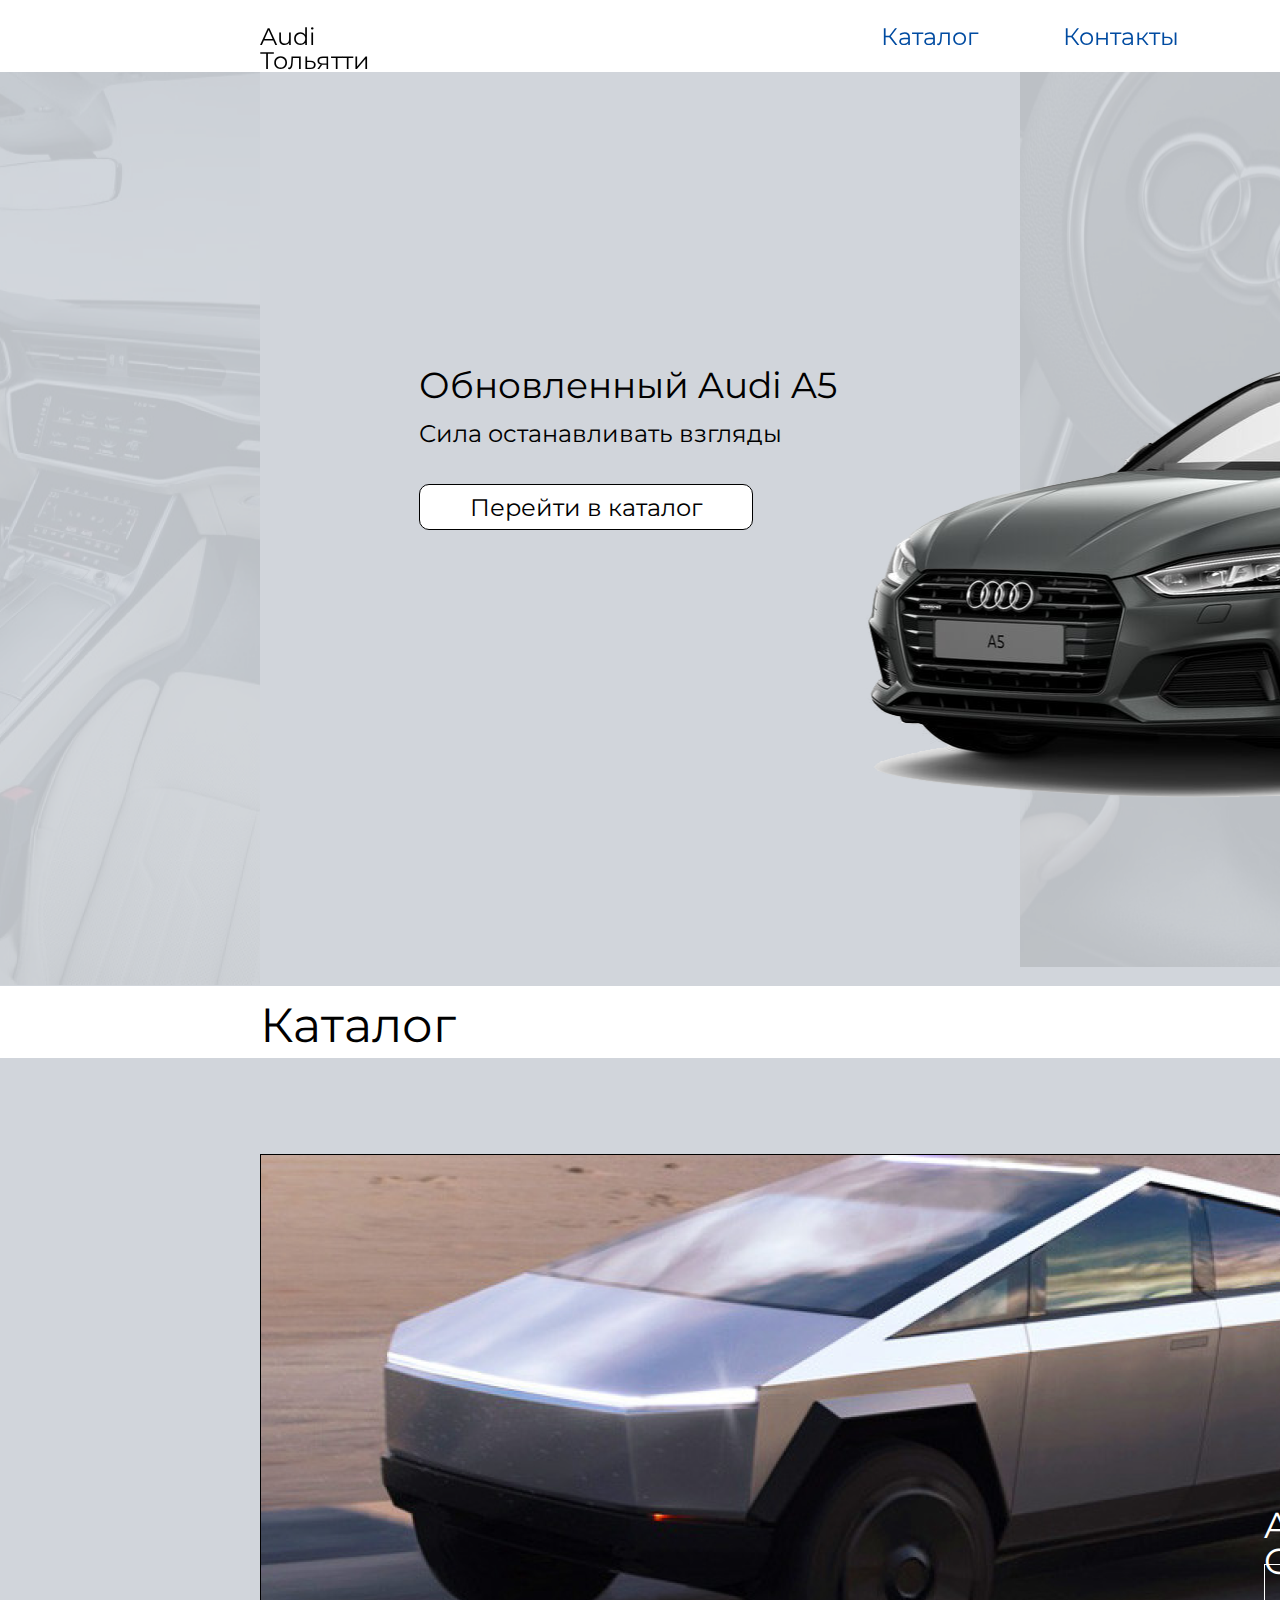
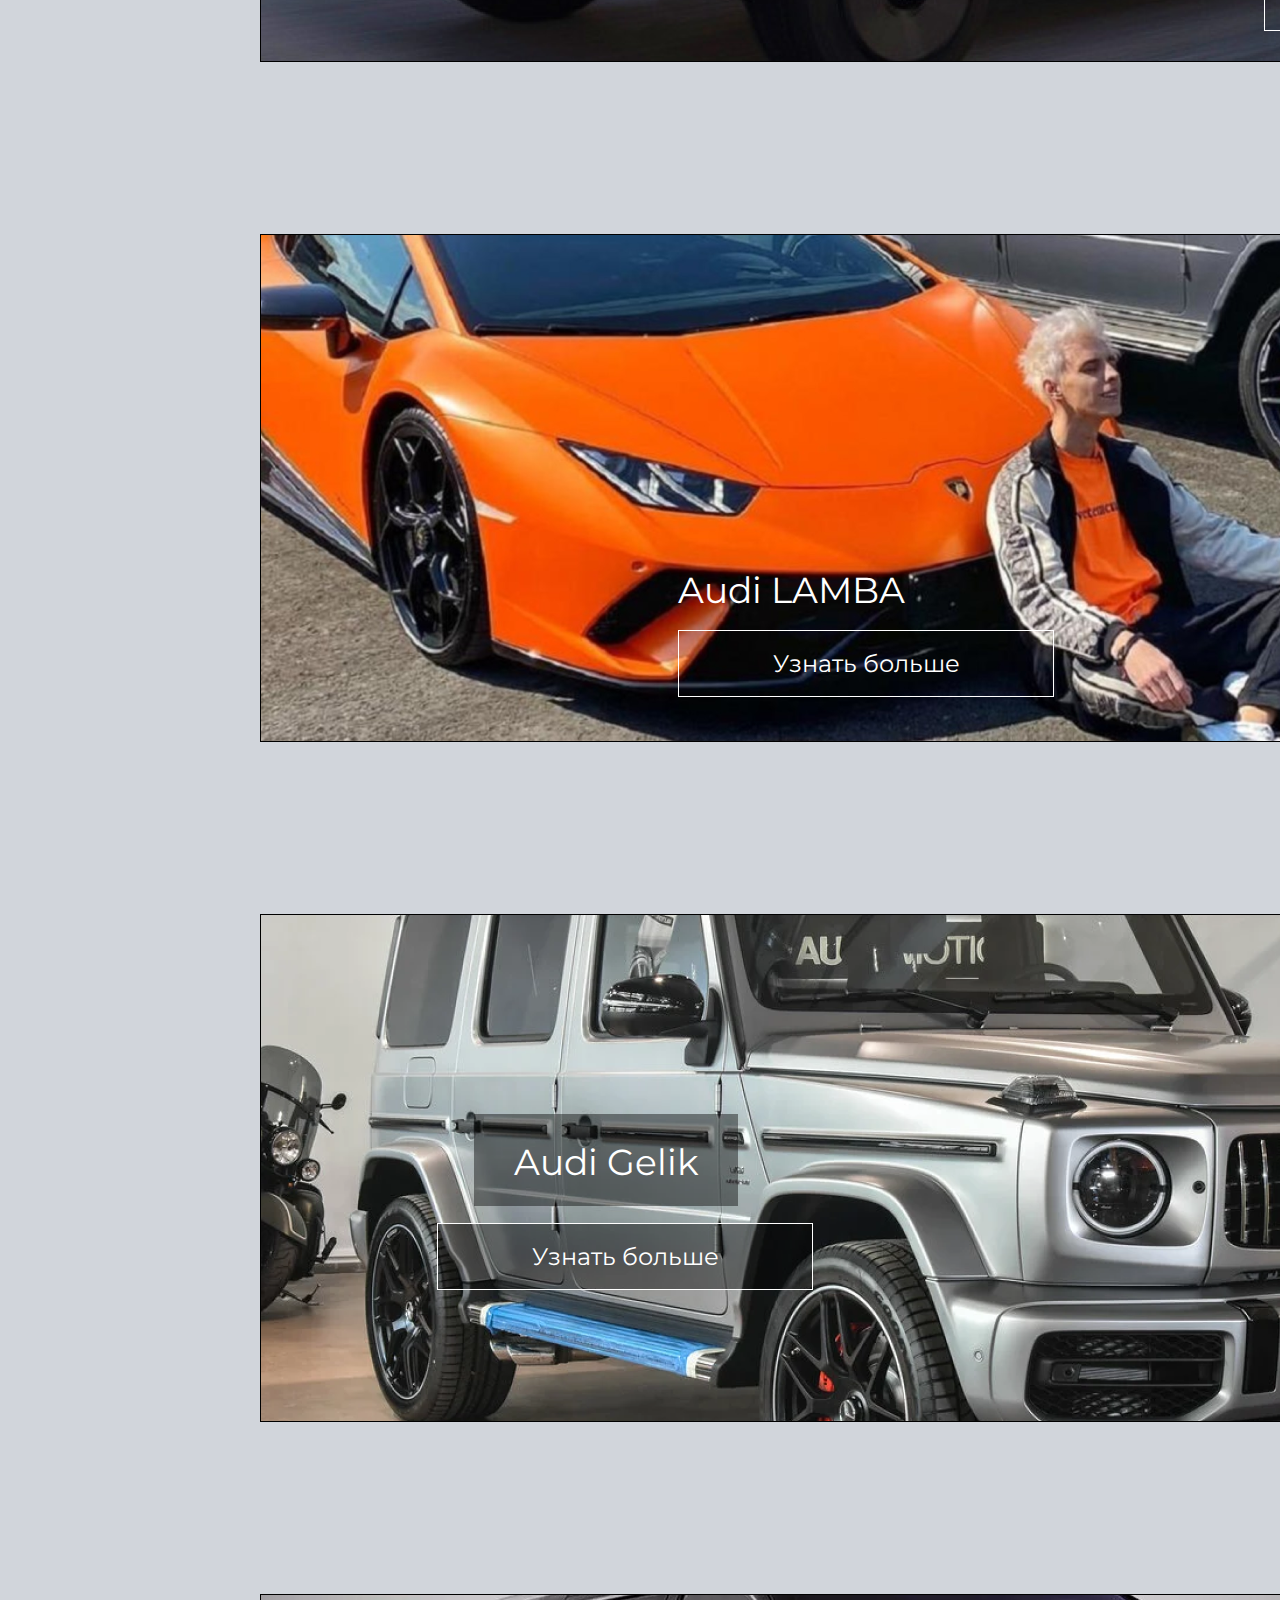
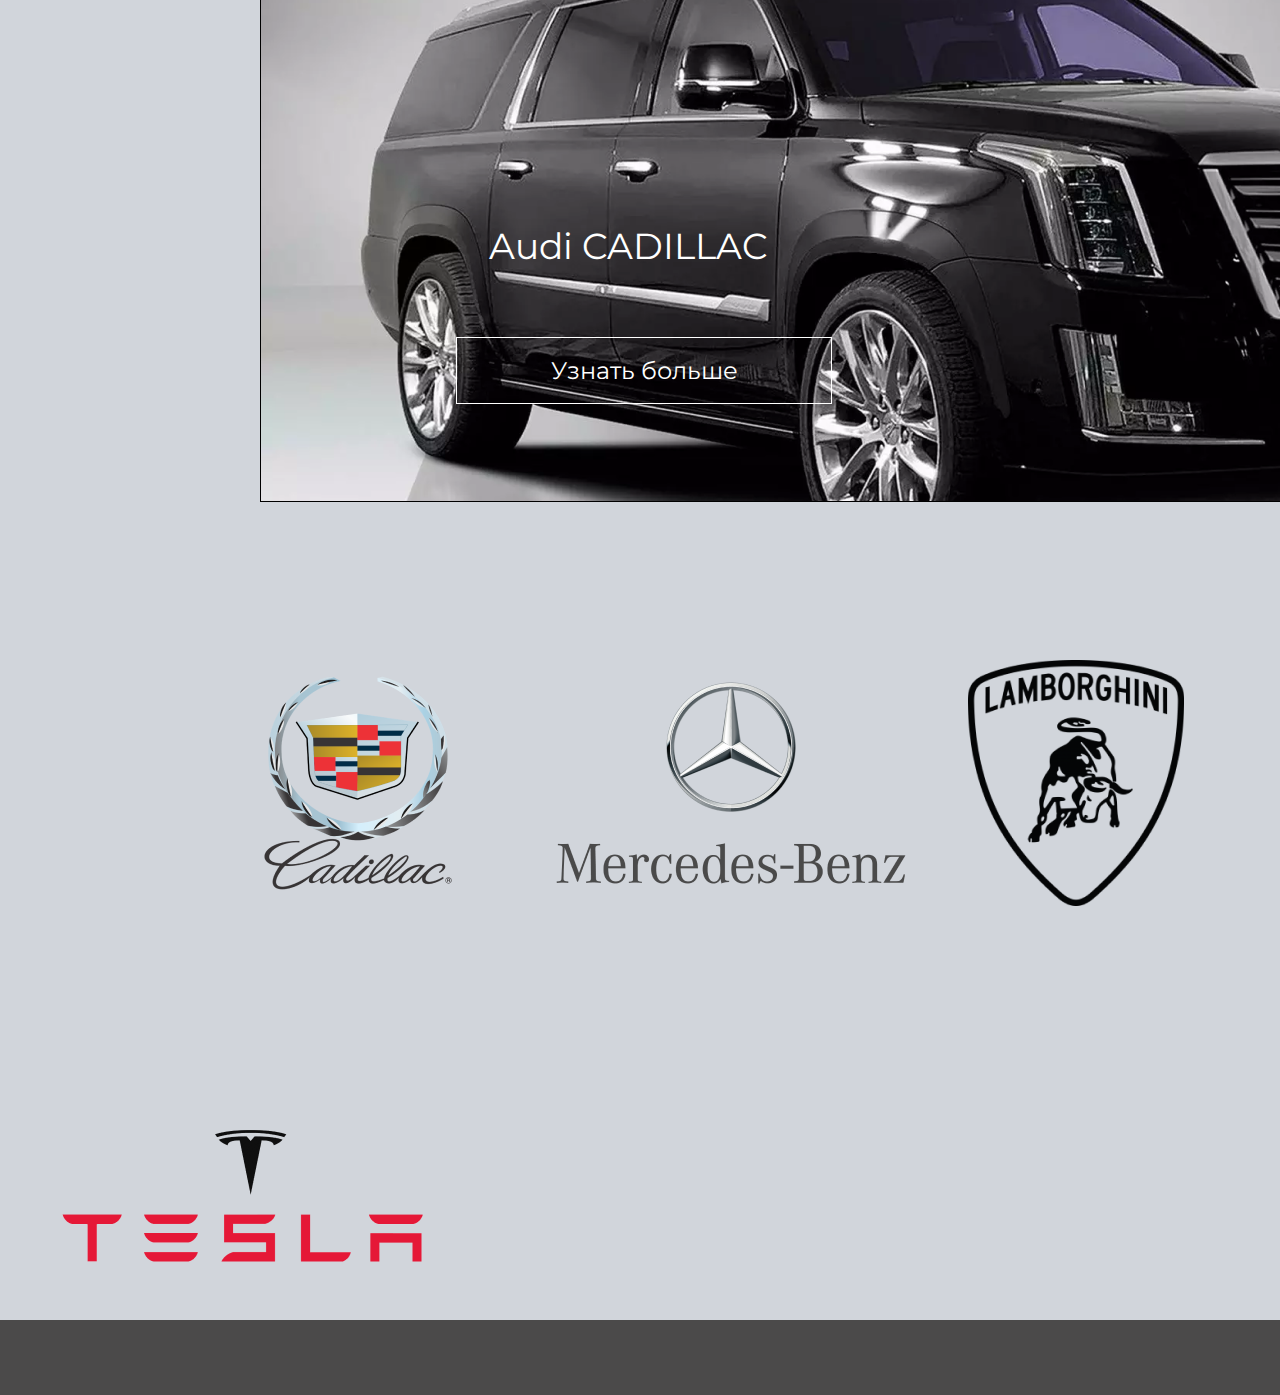
<file: index.html>
<!DOCTYPE html>
<html lang="en">

<head>
   <meta charset="UTF-8">
   <meta http-equiv="X-UA-Compatible" content="IE=edge">
   <meta name="viewport" content="width=device-width, initial-scale=1.0">
   <link rel="preconnect" href="https://fonts.gstatic.com">
   <link href="https://fonts.googleapis.com/css2?family=Montserrat:wght@300;400;500;600;700&display=swap"
      rel="stylesheet">
   <link rel="shortcut icon" href="ico/icon.png" type="image/x-icon">
   <title>Главная Audi Тольятти</title>
   <link rel="stylesheet" href="css/style.css">
   <script src="https://ajax.googleapis.com/ajax/libs/jquery/3.6.0/jquery.min.js"></script>
   <script src="js/jquery.js"></script>
</head>

<body>
   <header class="header">

      <h2 class="audi">Audi Тольятти</h2>
      <p href="" class="header__catalog">Каталог</p>
      <a href="pages/contacts.html" class="header__contacts">Контакты</a>
      <h3 class="num">+7 987 876 72-92</h3>

   </header>
   <img class="main-hreder" src="img/main_header.png" alt="header">

   <div class="desc">
      <h1>
         Обновленный Audi A5
      </h1>
      <h2>Сила останавливать взгляды</h2>
      <a class="nav-link" href="#white">
         <button type="button">Перейти в каталог</button>
      </a>

      <!--<img src="img/header_right.png" alt="" class="desc__right">-->
      <img src="img/header_left.png" alt="" class="desc__left">
   </div>
   </div>

   <div class="white" id="white">
      <h2>Каталог</h2>
   </div>

   <section class="section">
      <div class="section__text">
         <h2 class="section__text__cyber">Audi Cybertruck</h2>
         <h2 class="section__text__lamba">Audi LAMBA</h2>
         <h2 class="section__text__gelik">Audi Gelik</h2>
         <h2 class="section__text__cadi">Audi CADILLAC</h2>
      </div>
      <div class="section__but">
         <a href="pages/cybertruck.html">
            <button class="section__but__cyber">Узнать больше</button>
         </a>
         <a href="pages/lamba.html">
            <button class="section__but__lamba">Узнать больше</button>
         </a>
         <a href="pages/gelik.html">
            <button class="section__but__gelik">Узнать больше</button>
         </a>
         <a href="pages/cadillac.html">
            <button class="section__but__cadi">Узнать больше</button>
         </a>
      </div>

      <div class="section__photos">

         <img class="section__photos__cyber" src="img/main_cybertruck.png" alt="">
         <img class="section__photos__lamba" src="img/main_labma.png" alt="">
         <img class="section__photos__gelik" src="img/main_gelik.png" alt="">
         <img class="section__photos__cadi" src="img/main_cadillac.png" alt="">
      </div>


      <div class="section__logo">
         <img src="img/main_logo-1.png" alt="" class="section__logo__cyber">
         <img src="img/main_logo-2.png" alt="" class="section__logo__lamba">
         <img src="img/main_logo-3.png" alt="" class="section__logo__gelik">
         <img src="img/main_logo-4.png" alt="" class="section__logo__cadi">
      </div>
   </section>
   <footer>
      <div class="black"></div>
   </footer>
</body>

</html>
</file>
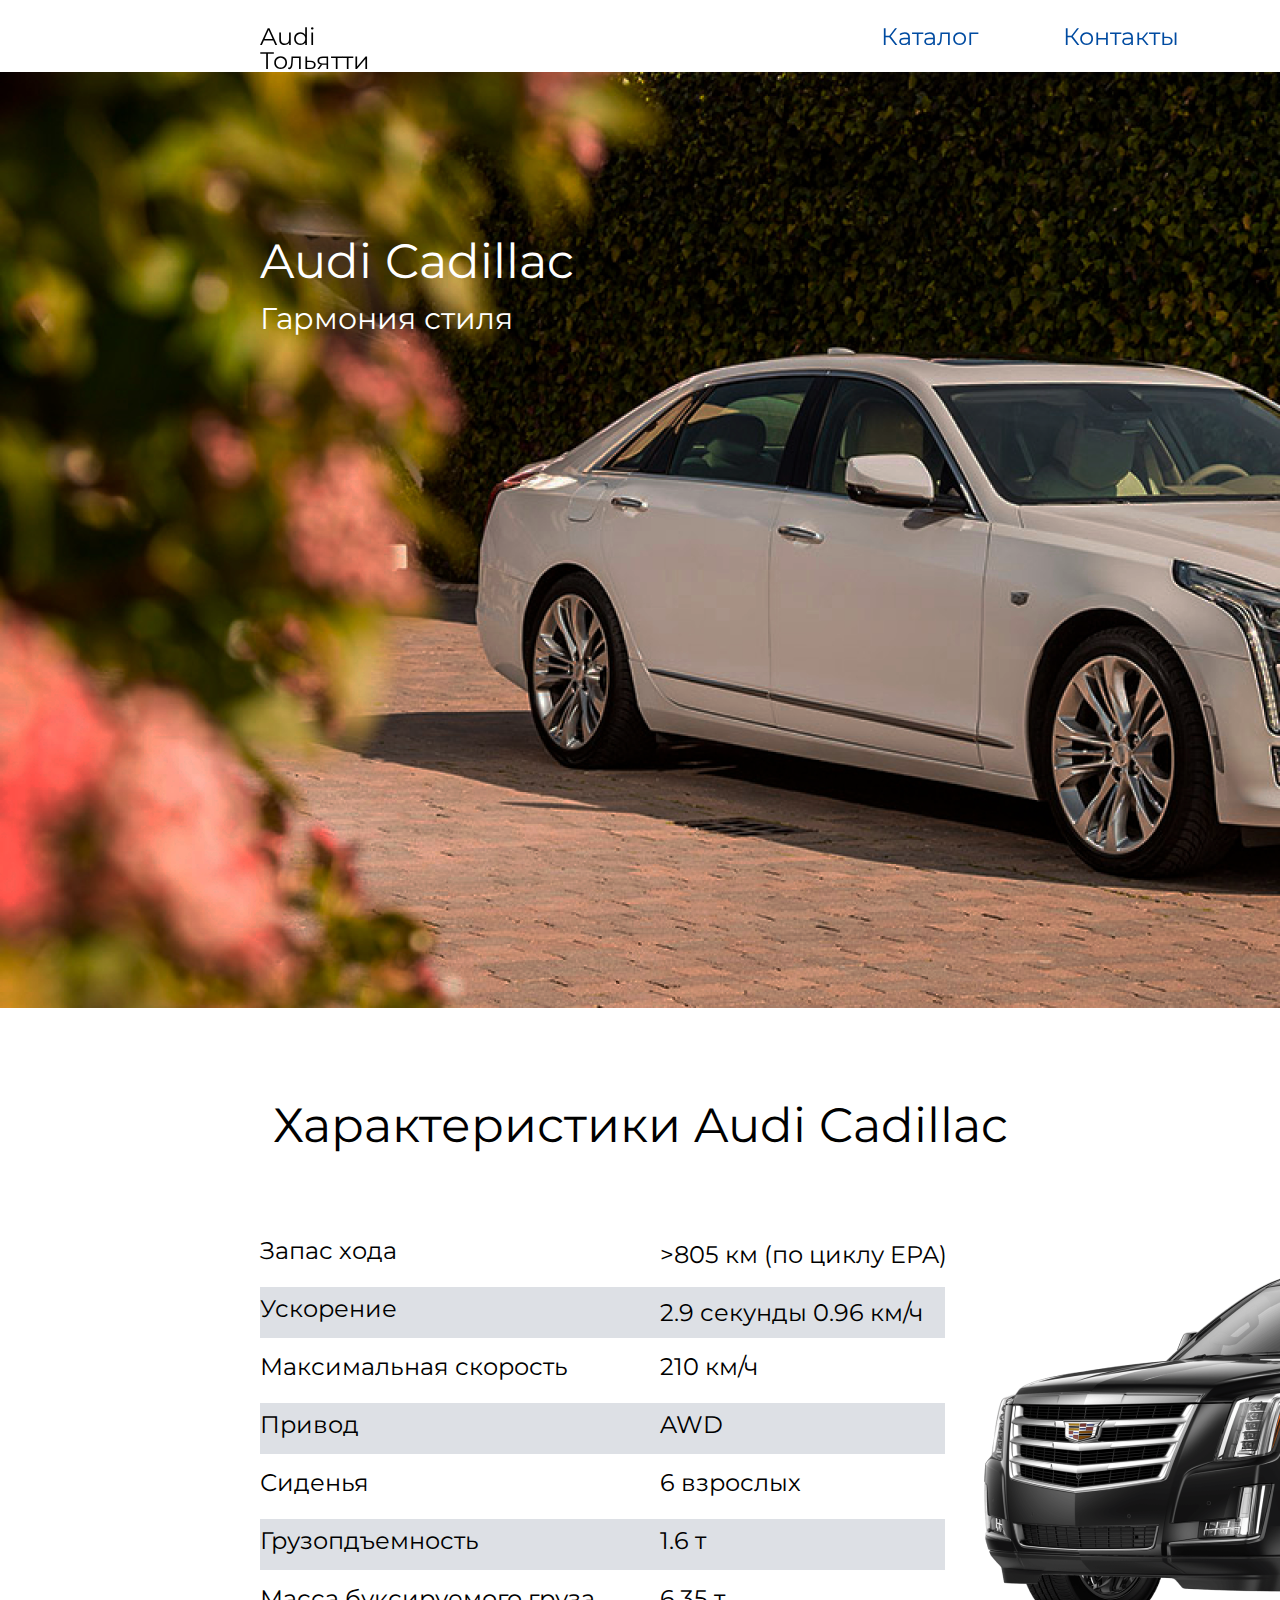
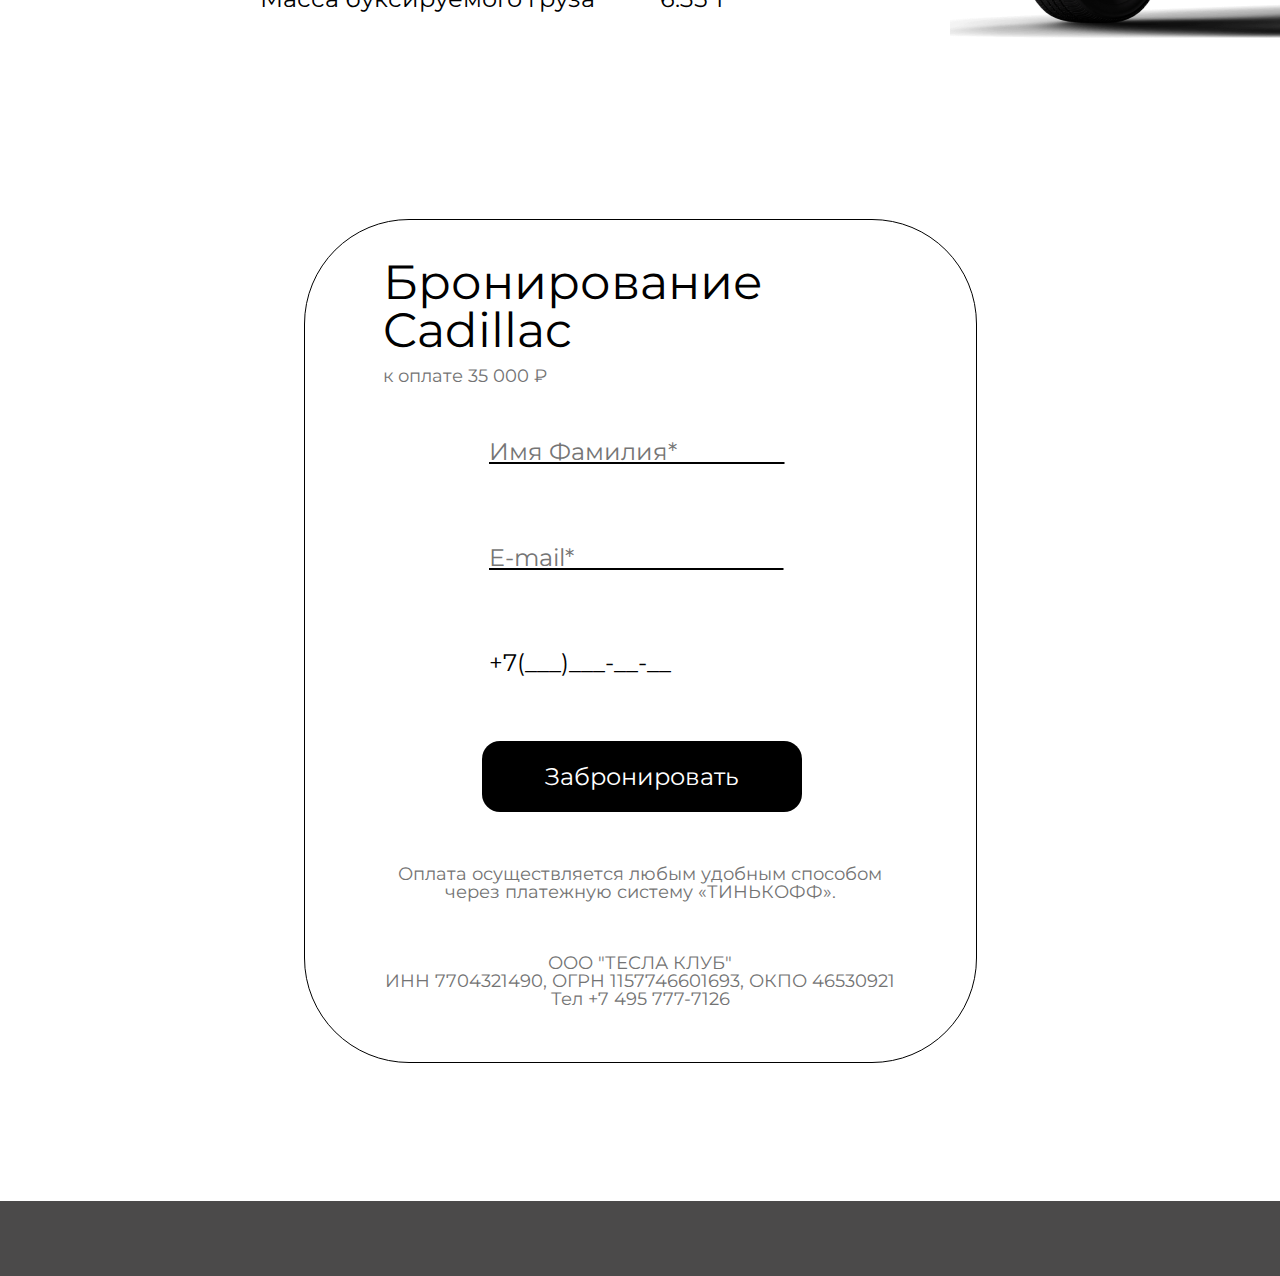
<file: pages/cadillac.html>
<!DOCTYPE html>
<html lang="en">

<head>
   <meta charset="UTF-8">
   <meta http-equiv="X-UA-Compatible" content="IE=edge">
   <meta name="viewport" content="width=device-width, initial-scale=1.0">
   <title>Audi Cadillac</title>
   <link rel="stylesheet" href="../css/cadi.css">
   <link rel="shortcut icon" href="../ico/icon.png" type="image/x-icon">
   <link href="https://fonts.googleapis.com/css2?family=Montserrat:wght@300;400;500;600;700&display=swap"
      rel="stylesheet">
   <script src="../js/cadi.js"></script>
</head>

<body>
   <header class="header">

      <h2 class="audi">Audi Тольятти</h2>
      <a href="../index.html" class="header__catalog">Каталог</a>
      <a href="../pages/contacts.html" class="header__contacts">Контакты</a>
      <h3 class="num">+7 987 876 72-92</h3>
   </header>
   <div class="main-text">
      <h1 class="main-text__main">Audi Cadillac</h1>
      <h2 class="main-text__p">Гармония стиля</h2>
      <div class="main-text__block"></div>
      <div class="main-text__none"></div>
   </div>
   <div class="section">
      <h2 class="section__h">Характеристики Audi Cadillac</h2>
      <div class="section__table">
         <div class="section__table__1">
            <h3>Ускорение</h3>
            <p>2.9 секунды 0.96 км/ч</p>
         </div>
         <div class="section__table__2">
            <h3>Запас хода</h3>
            <p>>805 км (по циклу EPA)</p>
         </div>
         <div class="section__table__3">
            <h3>Максимальная скорость</h3>
            <p>210 км/ч</p>
         </div>
         <div class="section__table__4">
            <h3>Привод</h3>
            <p>AWD</p>
         </div>
         <div class="section__table__5">
            <h3>Сиденья</h3>
            <p>6 взрослых</p>
         </div>
         <div class="section__table__6">
            <h3>Грузопдъемность</h3>
            <p>1.6 т</p>
         </div>
         <div class="section__table__7">
            <h3>Масса буксируемого груза</h3>
            <p>6.35 т</p>
         </div>
         <img class="img" src="../img/cadillac1.png" alt="">
      </div>
      <div class="section__bron">
         <h2 class="section__bron__h">Бронирование <br> Cadillac</h2>
         <p class="section__bron__p">к оплате 35 000 ₽</p>
         <input class="section__bron__name" placeholder="Имя Фамилия*                  " type="text" name="username"
            value="">
         <input class="section__bron__email" placeholder="E-mail*                                   " type="text"
            name="username" value="">
         <!-- <input maxlength="11" class="section__bron__num" placeholder="Контактый телефон*              " type="text" name="username" value="">-->
         <input class="section__bron__num" id="online_phone" name="phone" type="tel" maxlength="50" required="required"
            value="+7(___)___-__-__" pattern="\+7\s?[\(]{0,1}9[0-9]{2}[\)]{0,1}\s?\d{3}[-]{0,1}\d{2}[-]{0,1}\d{2}"
            placeholder="+7(___)___-__-__">
         <a href="">
            <button onclick="myFunction()" class="section__bron__btn">Забронировать</button>
         </a>
         <p class="section__bron__footer">Оплата осуществляется любым удобным способом <br> через платежную систему
            «ТИНЬКОФФ».</p>

         <p class="section__bron__footer foot">ООО "ТЕСЛА КЛУБ"<br>
            ИНН 7704321490, ОГРН 1157746601693, ОКПО 46530921 <br>
            Тел +7 495 777-7126</p>
      </div>
   </div>
   <div class="footer"></div>
</body>

</html>
</file>
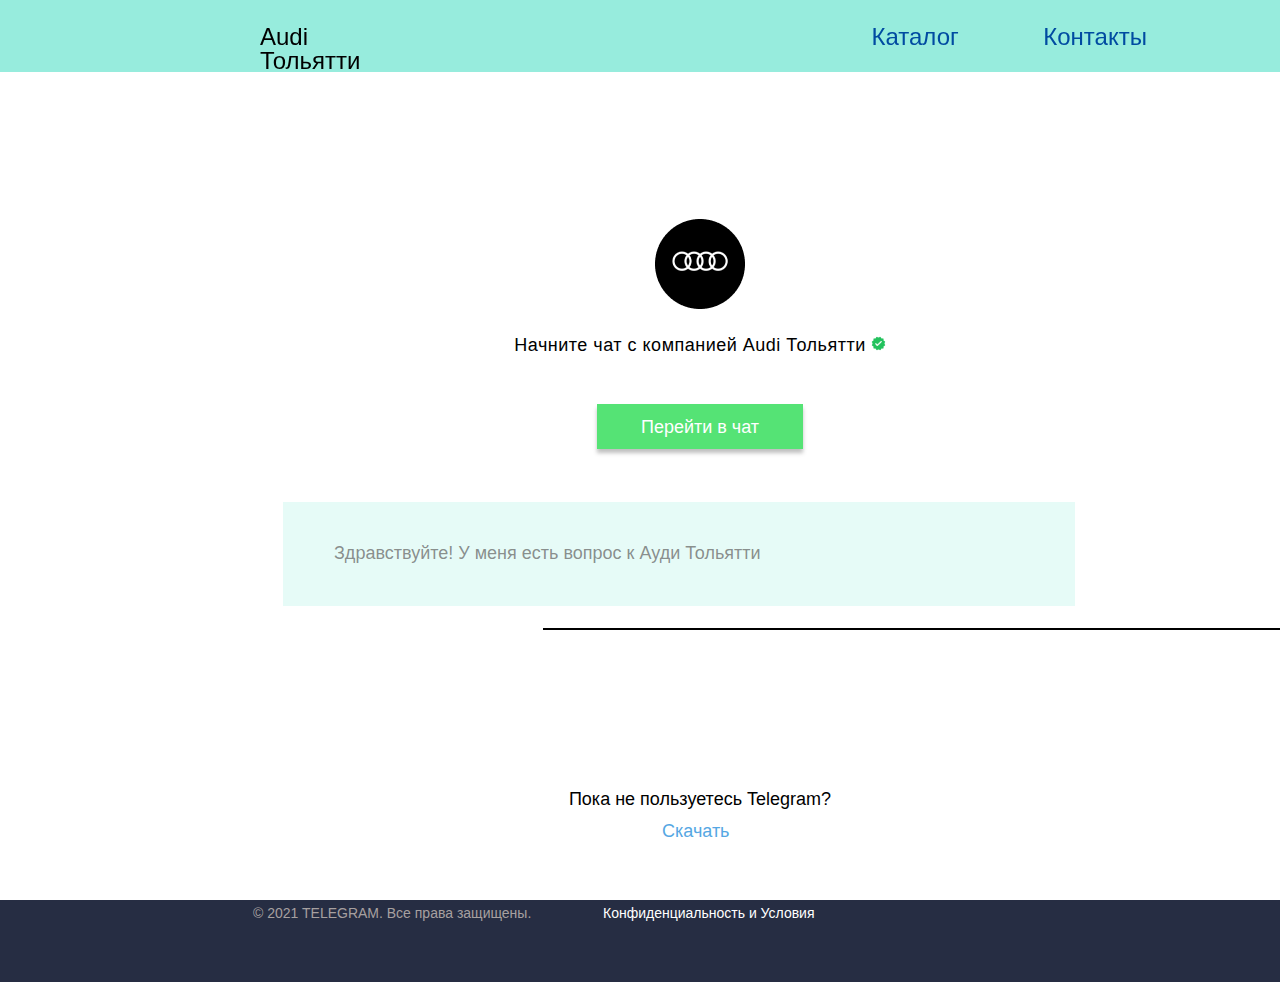
<file: pages/chat.html>
<!DOCTYPE html>
<html lang="en">
<head>
   <meta charset="UTF-8">
   <meta http-equiv="X-UA-Compatible" content="IE=edge">
   <meta name="viewport" content="width=device-width, initial-scale=1.0">
   <title>Чат Audi Тольятти</title>
   <link rel="shortcut icon" href="../ico/icon.png" type="image/x-icon">
   <link rel="stylesheet" href="../css/chat.css">
</head>
<body>
   <header class="header">
      
      <h2 class="audi">Audi Тольятти</h2>
      <a href="../index.html" class="header__catalog">Каталог</a>
      <a href="../pages/contacts.html"  class="header__contacts">Контакты</a>
      <h3 class="num">+7 987 876 72-92</h3>
      
</header>
   <div class="block">
      <img class="block__logo" src="../img/chat_audi_logo.png" alt="">
      <h1>Начните чат с компанией Audi Тольятти</h1>
         <a href="https://t.me/joinchat/Y26ttpcyyagwNDU6">
            <button>Перейти в чат</button>
         </a>
         <div class="block__textbox">
            <h2>Здравствуйте! У меня есть вопрос к Ауди Тольятти</h2>
         </div>
         <div class="block__line"></div>
         <h3 class="tele">Пока не пользуетесь Telegram?</h3>
         <br>
         <a class="block__a" href="https://desktop.telegram.org" target="_blank">Скачать</a>
         
      </div>
      <footer>
         
         <p class="text-1">© 2021 TELEGRAM. Все права защищены.</p>
         <p class="text-2">Конфиденциальность и Условия</p>
      
      </footer>
   </div>
</body>
</html>
</file>
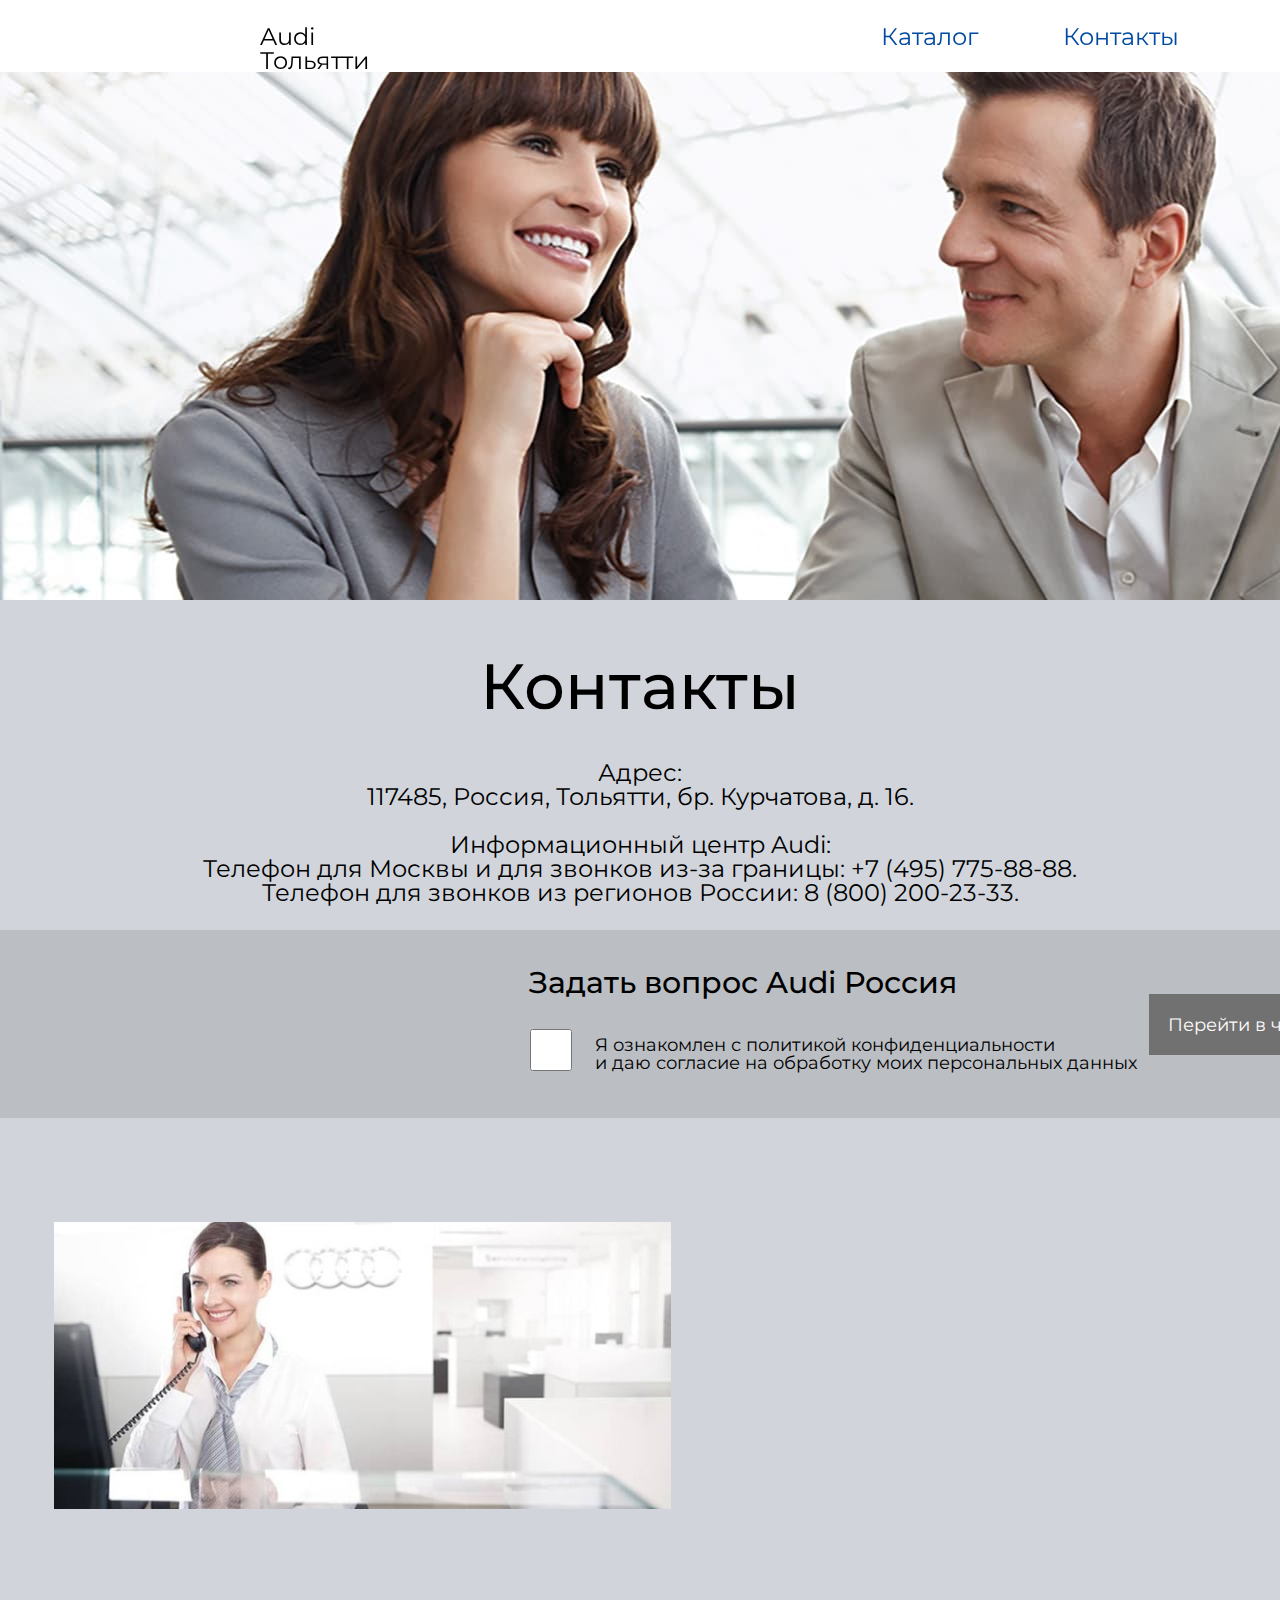
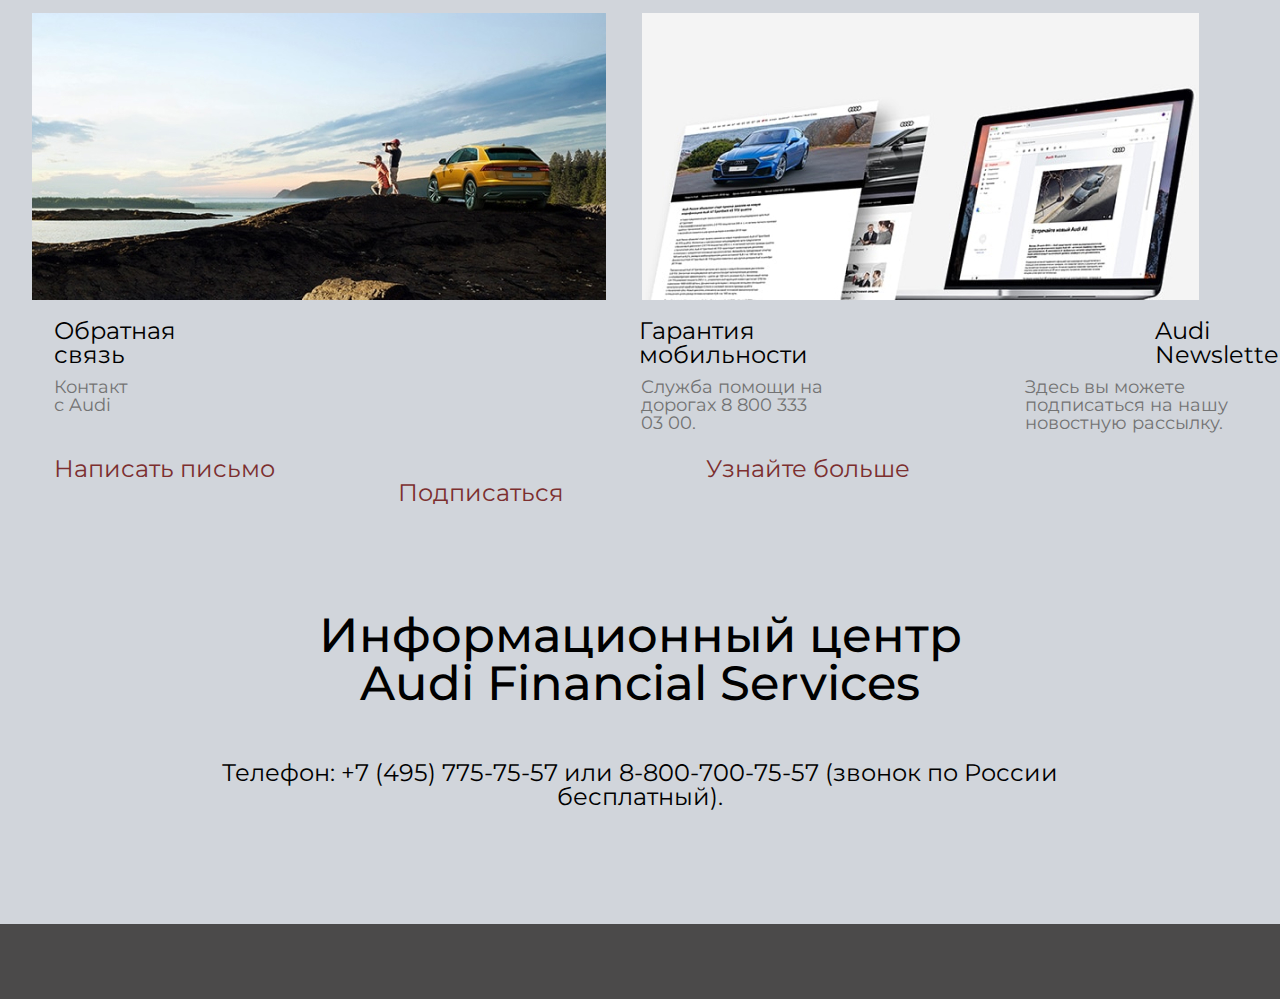
<file: pages/contacts.html>
<!DOCTYPE html>
<html lang="en">

<head>
   <meta charset="UTF-8">
   <meta http-equiv="X-UA-Compatible" content="IE=edge">
   <meta name="viewport" content="width=device-width, initial-scale=1.0">
   <link rel="preconnect" href="https://fonts.gstatic.com">
   <link rel="shortcut icon" href="../ico/icon.png" type="image/x-icon">
   <link href="https://fonts.googleapis.com/css2?family=Montserrat:wght@300;400;500;600;700&display=swap"
      rel="stylesheet">
   <title>Контакты Audi Тольятти</title>
   <link rel="stylesheet" href="../css/contacts.css">
</head>

<body>
   <header class="header">

      <h2 class="audi">Audi Тольятти</h2>
      <a href="../index.html" class="header__catalog">Каталог</a>
      <a  class="header__contacts">Контакты</a>
      <h3 class="num">+7 987 876 72-92</h3>
   </header>

   <img src="../img/contact_header.png" alt="">

   <div class="selector">
      <h1>Контакты</h1>
      <p class="selector__adres">Адрес: <br>
         117485, Россия, Тольятти, бр. Курчатова, д. 16. <br>
         <br>
         Информационный центр Audi: <br>
         Телефон для Москвы и для звонков из-за границы: +7 (495) 775-88-88. <br>
         Телефон для звонков из регионов России: 8 (800) 200-23-33.</p>

         <div class="selector__block">
            <h2 class="selector__block__h">Задать вопрос Audi Россия</h2>
            <input type="checkbox" >
            <p class="selector__block__text">Я ознакомлен с политикой конфиденциальности <br>
               и даю согласие на обработку моих персональных данных</p>
               <a href="chat.html">
               <button >Перейти в чат с предлставителем</button>
               </a>
         </div>
         <img src="../img/contact1.jpg" alt="photo-one" class="img-1 image">
         <img src="../img/contact2.jpg" alt="photo-two" class="img-2 image">
         <img src="../img/contact3.jpg" alt="photo-three" class="img-3 image">
         <div class="selector__h">
               <div class="selector__h__text">
                  <h4 class="selector__h__text__h-1">Обратная связь</h4>
                  <h4 class="selector__h__text__h-2">Гарантия мобильности</h4>
                  <h4 class="selector__h__text__h-3">Audi Newslette</h4>
               </div>

            <div class="selector__h__desc">
               <h5 class="selector__h__desc__h-1">Контакт с Audi</h5>
               <h5 class="selector__h__desc__h-2">Служба помощи на дорогах 8 800 333 03 00.</h5>
               <h5 class="selector__h__desc__h-3">Здесь вы можете подписаться на нашу новостную рассылку.</h5>
            </div>
            <div class="selector__h__a">
               <a href="chat.html" class="selector__h__a__a-1">Написать письмо</a>
               <a href="#" class="selector__h__a__a-2">Узнайте больше</a>
               <a href="#" class="selector__h__a__a-3">Подписаться</a>
            </div>
         

   </div>
   <h2 class="info">Информационный центр <br>
      Audi Financial Services</h2>
      <p class="info-text">Телефон: +7 (495) 775-75-57 или 8-800-700-75-57 (звонок по России <br> бесплатный).</p>

</div>
   <div class="footer"></div>
</body>

</html>
</file>
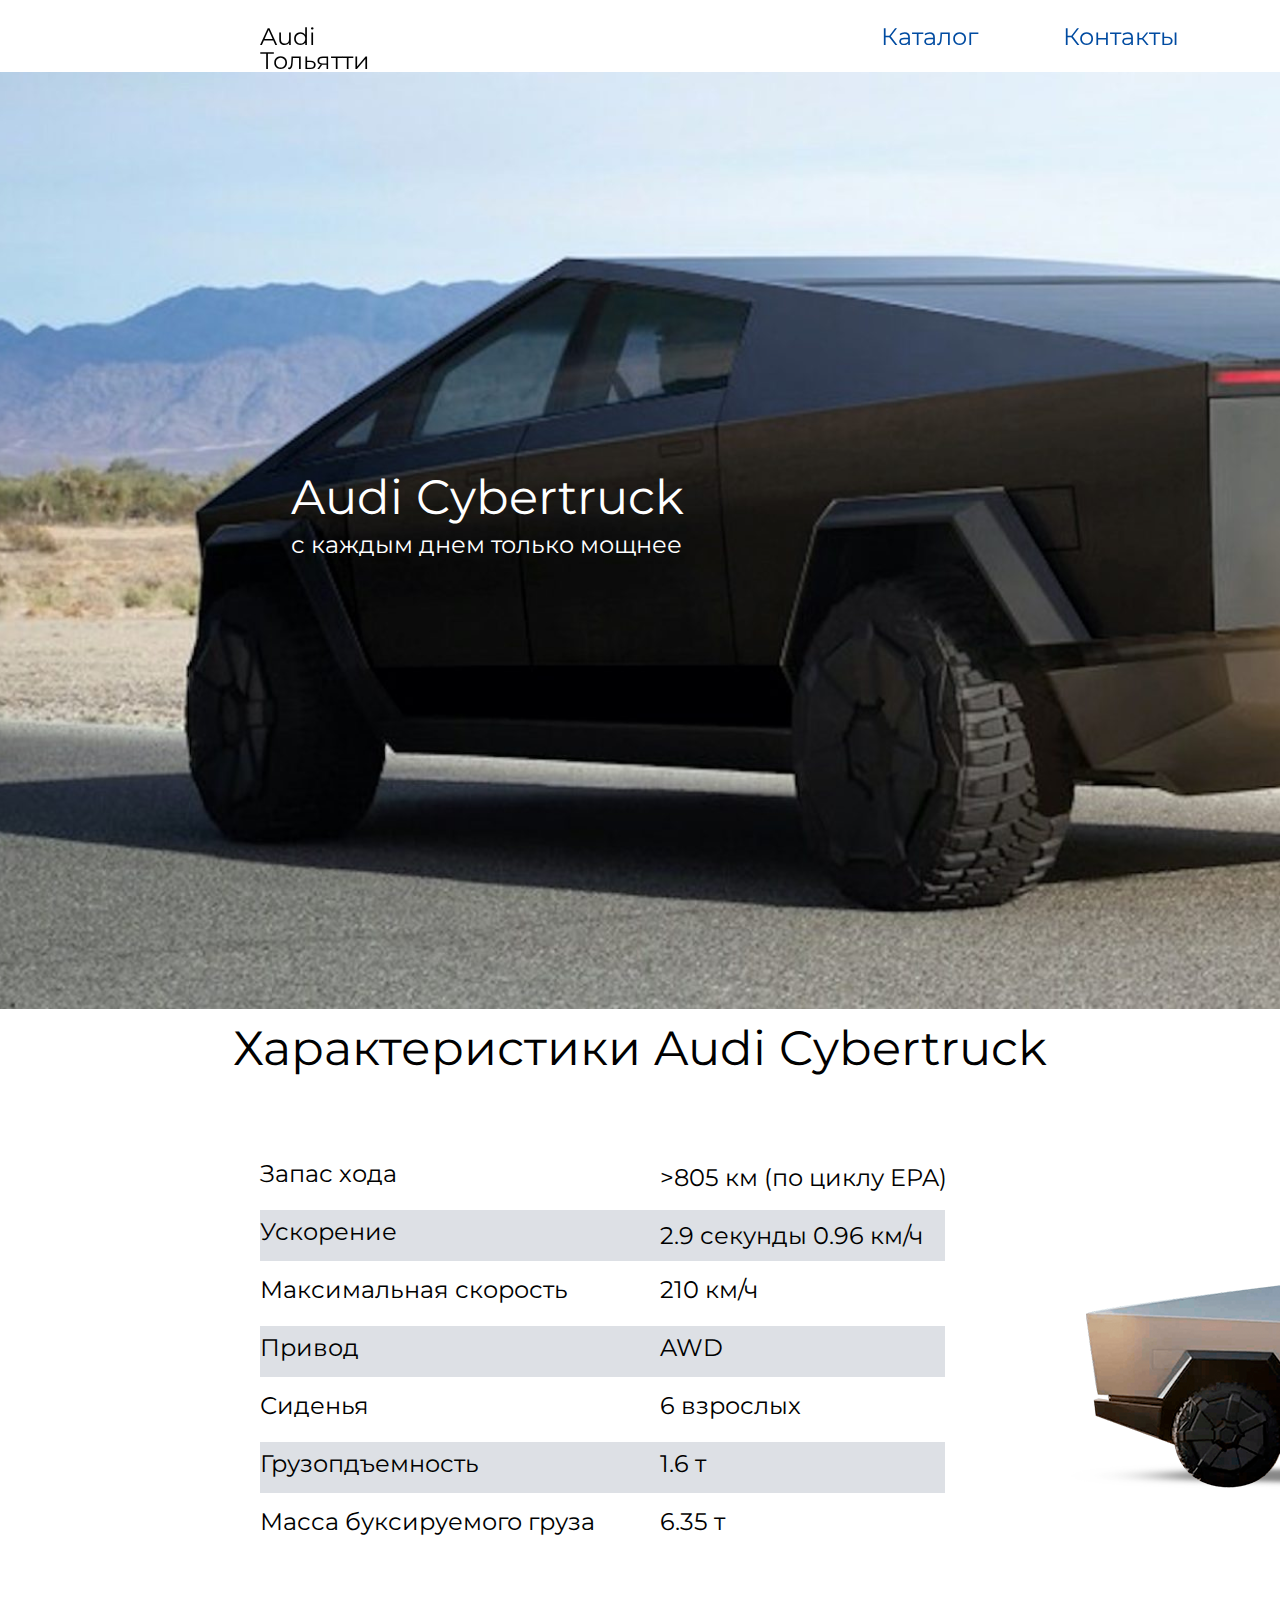
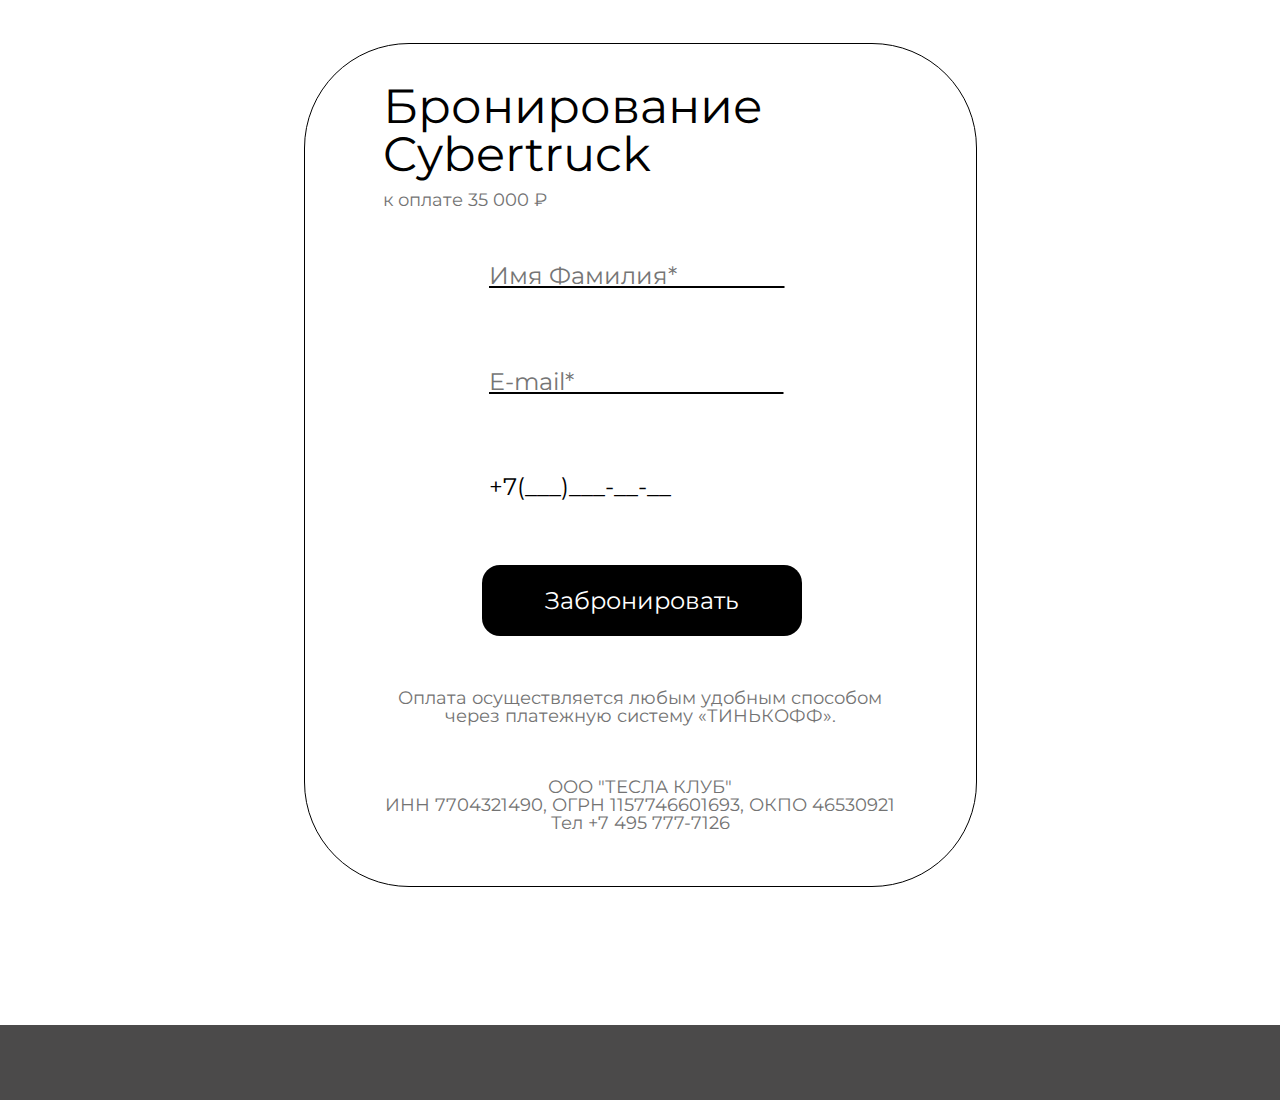
<file: pages/cybertruck.html>
<!DOCTYPE html>
<html lang="en">

<head>
   <meta charset="UTF-8">
   <meta http-equiv="X-UA-Compatible" content="IE=edge">
   <meta name="viewport" content="width=device-width, initial-scale=1.0">
   <title>Audi Cybertruck</title>
   <link rel="stylesheet" href="../css/cyber.css">
   <link rel="shortcut icon" href="../ico/icon.png" type="image/x-icon">
   <link href="https://fonts.googleapis.com/css2?family=Montserrat:wght@300;400;500;600;700&display=swap"
      rel="stylesheet">
   <script src="../js/cyber.js"></script>
</head>

<body>
   <header class="header">

      <h2 class="audi">Audi Тольятти</h2>
      <a href="../index.html" class="header__catalog">Каталог</a>
      <a href="../pages/contacts.html" class="header__contacts">Контакты</a>
      <h3 class="num">+7 987 876 72-92</h3>
   </header>
   <div class="main-text">
      <h1 class="main-text__main">Audi Cybertruck</h1>
      <h2 class="main-text__p">с каждым днем только мощнее</h2>
   </div>
   <div class="section">
      <h2 class="section__h">Характеристики Audi Cybertruck</h2>
      <div class="section__table">
         <div class="section__table__1">
            <h3>Ускорение</h3>
            <p>2.9 секунды 0.96 км/ч</p>
         </div>
         <div class="section__table__2">
            <h3>Запас хода</h3>
            <p>>805 км (по циклу EPA)</p>
         </div>
         <div class="section__table__3">
            <h3>Максимальная скорость</h3>
            <p>210 км/ч</p>
         </div>
         <div class="section__table__4">
            <h3>Привод</h3>
            <p>AWD</p>
         </div>
         <div class="section__table__5">
            <h3>Сиденья</h3>
            <p>6 взрослых</p>
         </div>
         <div class="section__table__6">
            <h3>Грузопдъемность</h3>
            <p>1.6 т</p>
         </div>
         <div class="section__table__7">
            <h3>Масса буксируемого груза</h3>
            <p>6.35 т</p>
         </div>
         <img class="img" src="../img/cybertruck1.png" alt="">
      </div>
      <div class="section__bron">
         <h2 class="section__bron__h">Бронирование <br> Cybertruck</h2>
         <p class="section__bron__p">к оплате 35 000 ₽</p>
         <input class="section__bron__name" placeholder="Имя Фамилия*                  " type="text" name="username"
            value="">
         <input class="section__bron__email" placeholder="E-mail*                                   " type="text"
            name="username" value="">
         <!-- <input maxlength="11" class="section__bron__num" placeholder="Контактый телефон*              " type="text" name="username" value="">-->
         <input class="section__bron__num" id="online_phone" name="phone" type="tel" maxlength="50" required="required"
            value="+7(___)___-__-__" pattern="\+7\s?[\(]{0,1}9[0-9]{2}[\)]{0,1}\s?\d{3}[-]{0,1}\d{2}[-]{0,1}\d{2}"
            placeholder="+7(___)___-__-__">
         <a href="">
            <button onclick="myFunction()" class="section__bron__btn">Забронировать</button>
         </a>
         <p class="section__bron__footer">Оплата осуществляется любым удобным способом <br> через платежную систему
            «ТИНЬКОФФ».</p>

         <p class="section__bron__footer foot">ООО "ТЕСЛА КЛУБ"<br>
            ИНН 7704321490, ОГРН 1157746601693, ОКПО 46530921 <br>
            Тел +7 495 777-7126</p>
      </div>
   </div>
   <div class="footer"></div>
</body>

</html>
</file>
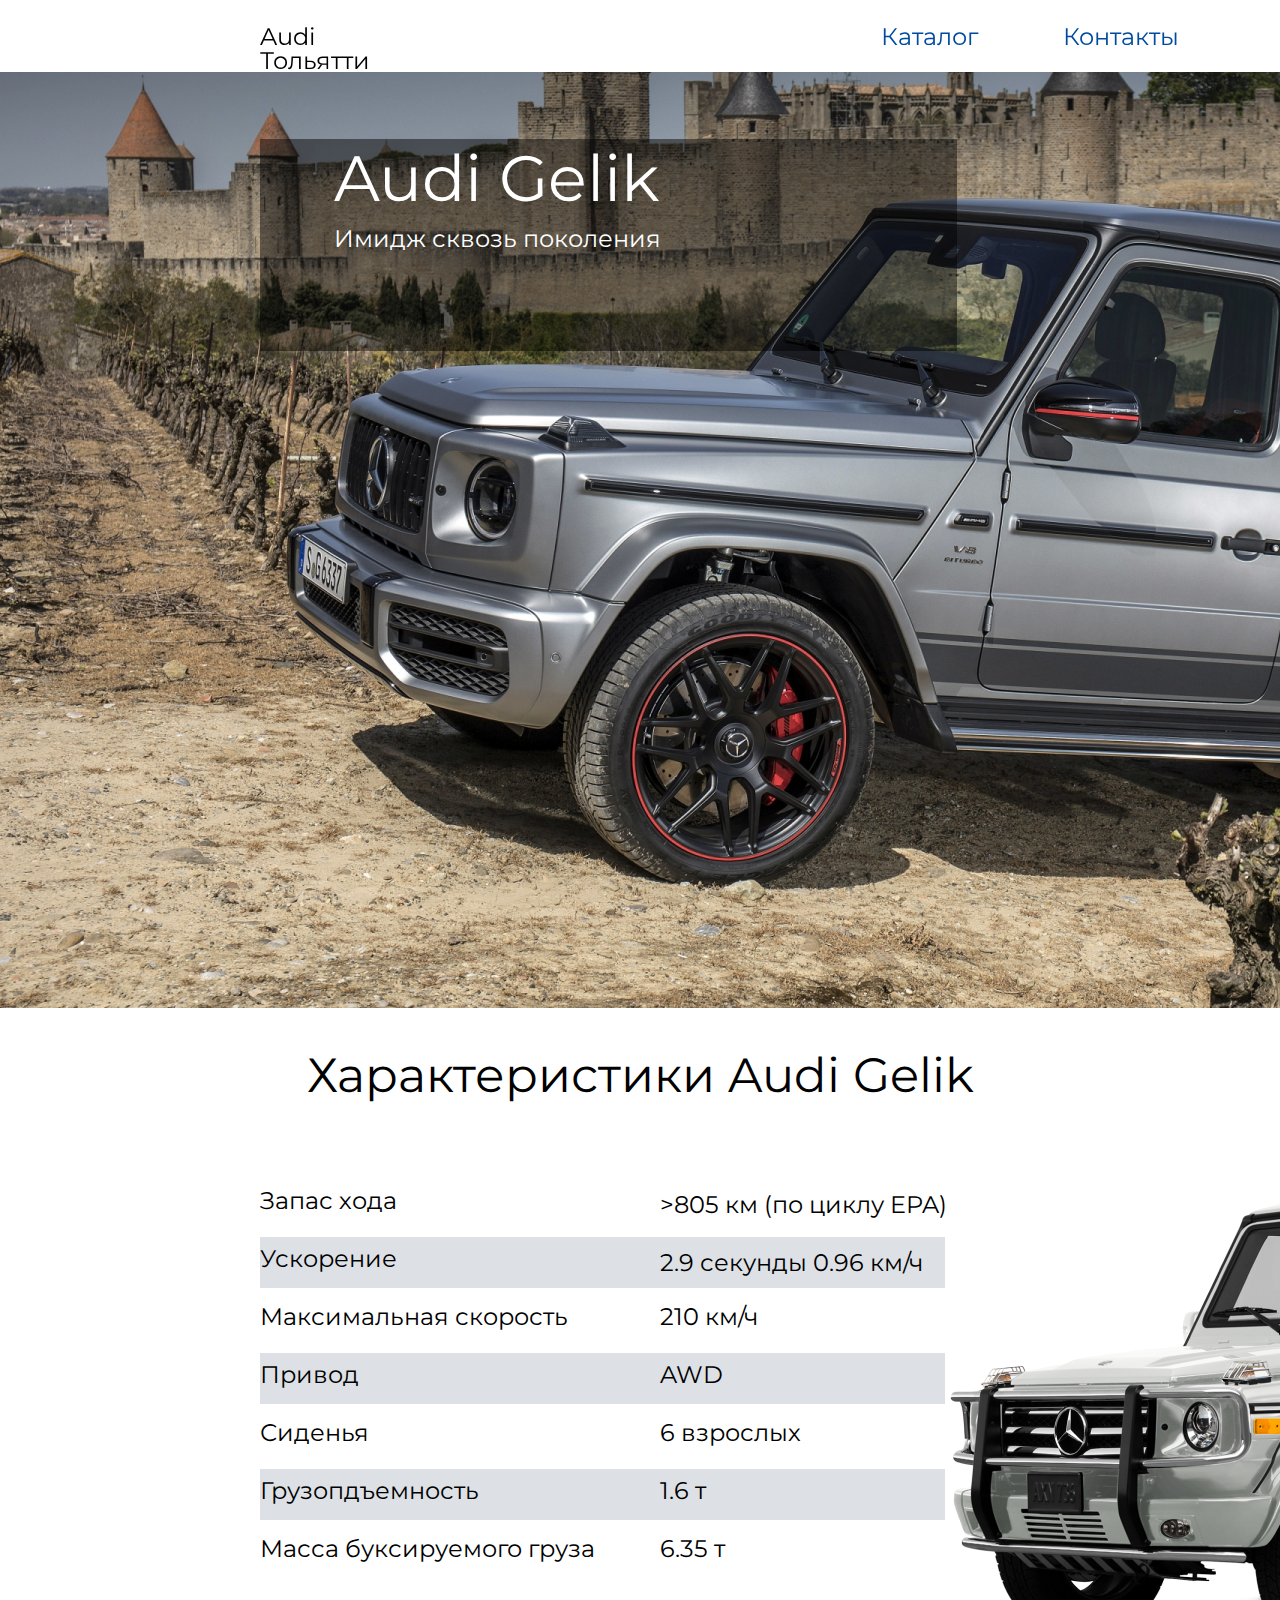
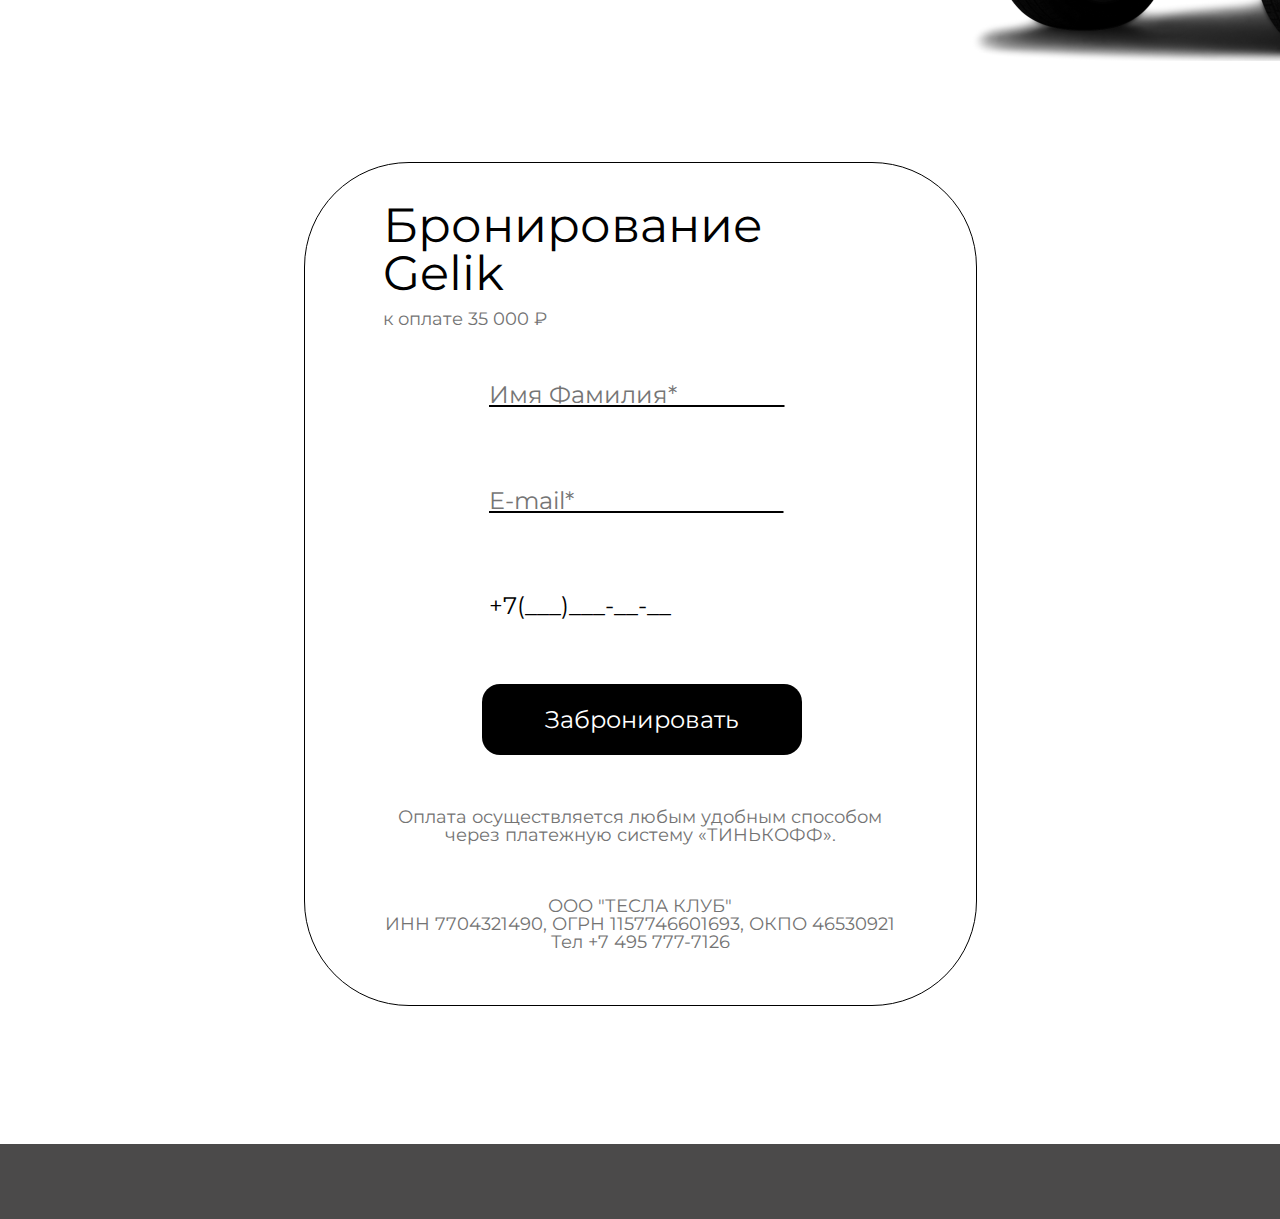
<file: pages/gelik.html>
<!DOCTYPE html>
<html lang="en">

<head>
   <meta charset="UTF-8">
   <meta http-equiv="X-UA-Compatible" content="IE=edge">
   <meta name="viewport" content="width=device-width, initial-scale=1.0">
   <title>Audi Gelik</title>
   <link rel="stylesheet" href="../css/gelik.css">
   <link rel="shortcut icon" href="../ico/icon.png" type="image/x-icon">
   <link href="https://fonts.googleapis.com/css2?family=Montserrat:wght@300;400;500;600;700&display=swap"
      rel="stylesheet">
   <script src="../js/gelik.js"></script>
</head>

<body>
   <header class="header">

      <h2 class="audi">Audi Тольятти</h2>
      <a href="../index.html" class="header__catalog">Каталог</a>
      <a href="../pages/contacts.html" class="header__contacts">Контакты</a>
      <h3 class="num">+7 987 876 72-92</h3>
   </header>
   <div class="main-text">
      <h1 class="main-text__main">Audi Gelik</h1>
      <h2 class="main-text__p">Имидж сквозь поколения</h2>
      <div class="main-text__block"></div>
      <div class="main-text__none"></div>
   </div>
   <div class="section">
      <h2 class="section__h">Характеристики Audi Gelik</h2>
      <div class="section__table">
         <div class="section__table__1">
            <h3>Ускорение</h3>
            <p>2.9 секунды 0.96 км/ч</p>
         </div>
         <div class="section__table__2">
            <h3>Запас хода</h3>
            <p>>805 км (по циклу EPA)</p>
         </div>
         <div class="section__table__3">
            <h3>Максимальная скорость</h3>
            <p>210 км/ч</p>
         </div>
         <div class="section__table__4">
            <h3>Привод</h3>
            <p>AWD</p>
         </div>
         <div class="section__table__5">
            <h3>Сиденья</h3>
            <p>6 взрослых</p>
         </div>
         <div class="section__table__6">
            <h3>Грузопдъемность</h3>
            <p>1.6 т</p>
         </div>
         <div class="section__table__7">
            <h3>Масса буксируемого груза</h3>
            <p>6.35 т</p>
         </div>
         <img class="img" src="../img/gelik1.png" alt="">
      </div>
      <div class="section__bron">
         <h2 class="section__bron__h">Бронирование <br> Gelik</h2>
         <p class="section__bron__p">к оплате 35 000 ₽</p>
         <input class="section__bron__name" placeholder="Имя Фамилия*                  " type="text" name="username"
            value="">
         <input class="section__bron__email" placeholder="E-mail*                                   " type="text"
            name="username" value="">
         <!-- <input maxlength="11" class="section__bron__num" placeholder="Контактый телефон*              " type="text" name="username" value=""> -->
         <input class="section__bron__num" id="online_phone" name="phone" type="tel" maxlength="50" required="required"
            value="+7(___)___-__-__" pattern="\+7\s?[\(]{0,1}9[0-9]{2}[\)]{0,1}\s?\d{3}[-]{0,1}\d{2}[-]{0,1}\d{2}"
            placeholder="+7(___)___-__-__">
         <a href="">
            <button onclick="myFunction()" class="section__bron__btn">Забронировать</button>
         </a>
         <p class="section__bron__footer">Оплата осуществляется любым удобным способом <br> через платежную систему
            «ТИНЬКОФФ».</p>

         <p class="section__bron__footer foot">ООО "ТЕСЛА КЛУБ"<br>
            ИНН 7704321490, ОГРН 1157746601693, ОКПО 46530921 <br>
            Тел +7 495 777-7126</p>
      </div>
   </div>
   <div class="footer"></div>
</body>

</html>
</file>
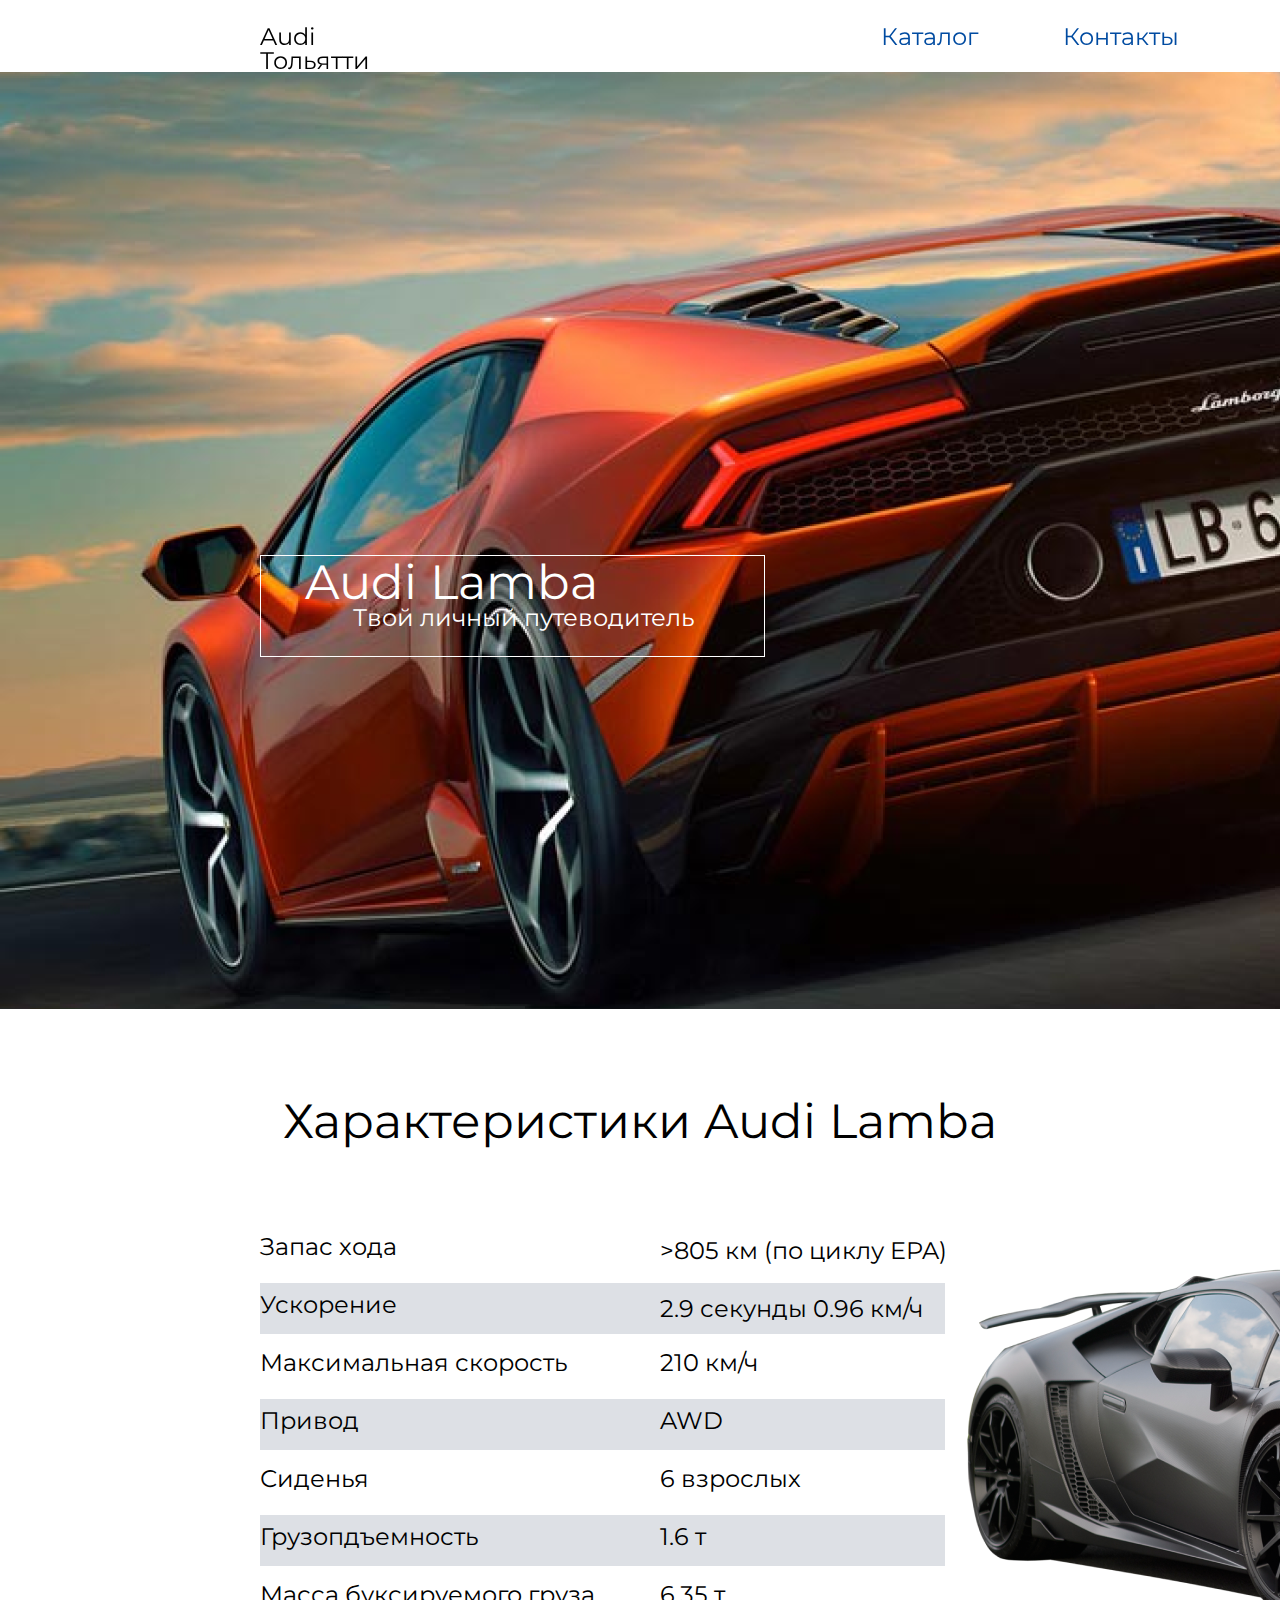
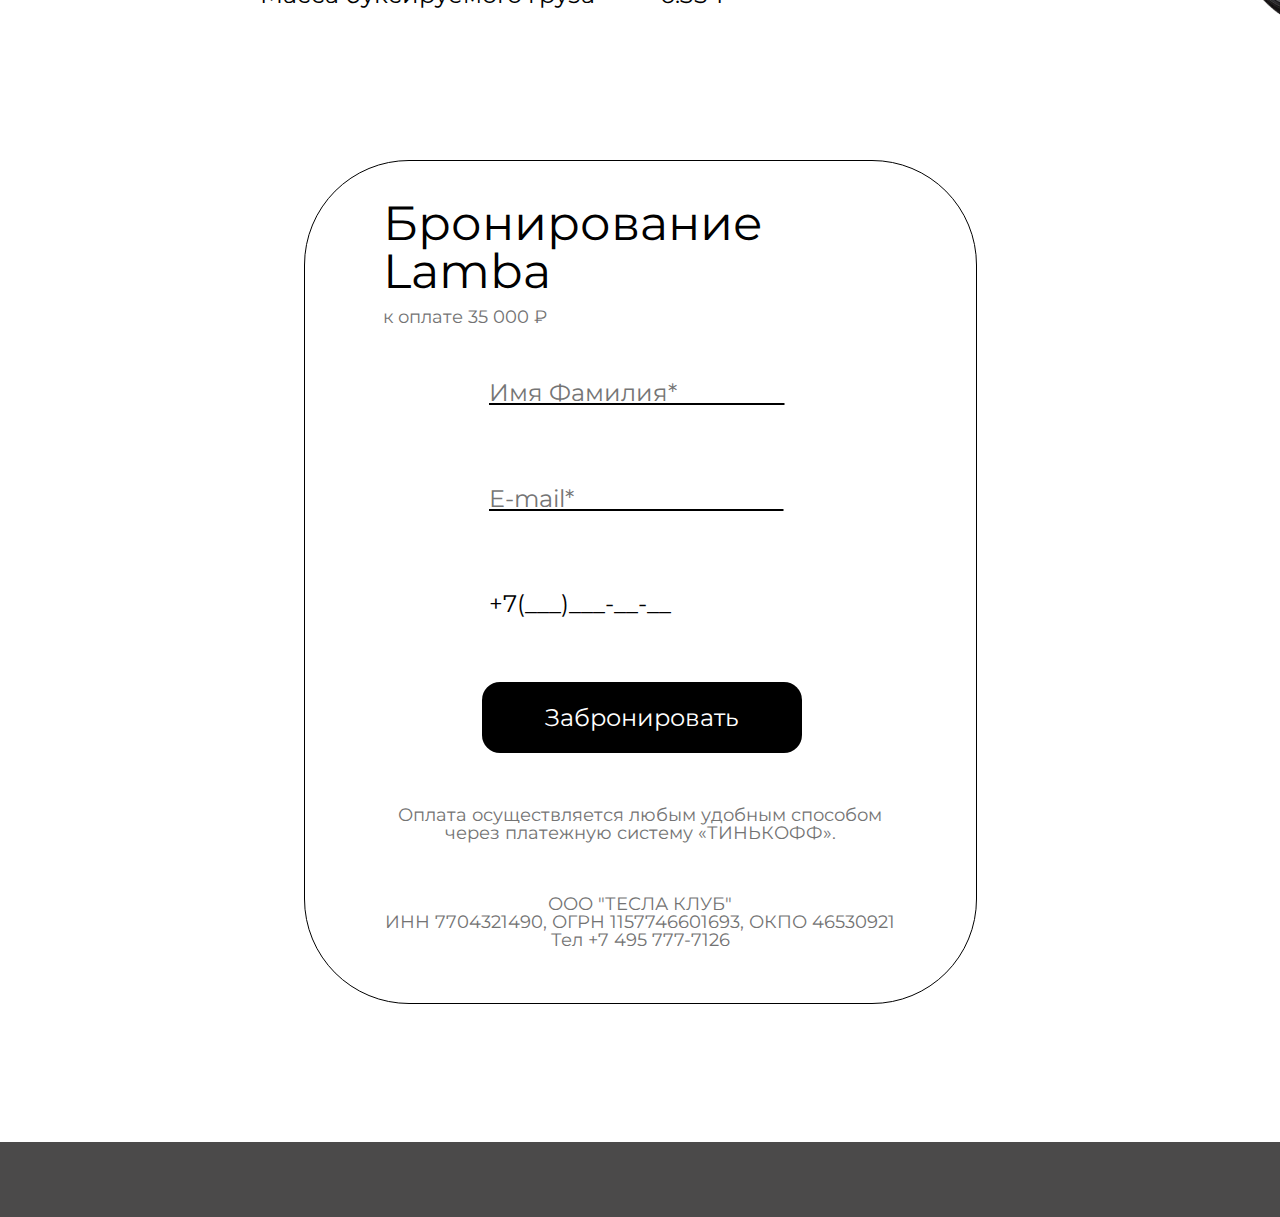
<file: pages/lamba.html>
<!DOCTYPE html>
<html lang="en">

<head>
   <meta charset="UTF-8">
   <meta http-equiv="X-UA-Compatible" content="IE=edge">
   <meta name="viewport" content="width=device-width, initial-scale=1.0">
   <title>Audi Lamba</title>
   <link rel="stylesheet" href="../css/lamba.css">
   <link rel="shortcut icon" href="../ico/icon.png" type="image/x-icon">
   <link href="https://fonts.googleapis.com/css2?family=Montserrat:wght@300;400;500;600;700&display=swap"
      rel="stylesheet">
   <script src="../js/lamba.js"></script>
</head>

<body>
   <header class="header">

      <h2 class="audi">Audi Тольятти</h2>
      <a href="../index.html" class="header__catalog">Каталог</a>
      <a href="../pages/contacts.html" class="header__contacts">Контакты</a>
      <h3 class="num">+7 987 876 72-92</h3>
   </header>
   <div class="main-text">
      <h1 class="main-text__main">Audi Lamba</h1>
      <h2 class="main-text__p">Твой личный путеводитель</h2>
      <div class="main-text__block"></div>
   </div>
   <div class="section">
      <h2 class="section__h">Характеристики Audi Lamba</h2>
      <div class="section__table">
         <div class="section__table__1">
            <h3>Ускорение</h3>
            <p>2.9 секунды 0.96 км/ч</p>
         </div>
         <div class="section__table__2">
            <h3>Запас хода</h3>
            <p>>805 км (по циклу EPA)</p>
         </div>
         <div class="section__table__3">
            <h3>Максимальная скорость</h3>
            <p>210 км/ч</p>
         </div>
         <div class="section__table__4">
            <h3>Привод</h3>
            <p>AWD</p>
         </div>
         <div class="section__table__5">
            <h3>Сиденья</h3>
            <p>6 взрослых</p>
         </div>
         <div class="section__table__6">
            <h3>Грузопдъемность</h3>
            <p>1.6 т</p>
         </div>
         <div class="section__table__7">
            <h3>Масса буксируемого груза</h3>
            <p>6.35 т</p>
         </div>
         <img class="img" src="../img/lamba1.png" alt="">
      </div>
      <div class="section__bron">
         <h2 class="section__bron__h">Бронирование <br> Lamba</h2>
         <p class="section__bron__p">к оплате 35 000 ₽</p>
         <input class="section__bron__name" placeholder="Имя Фамилия*                  " type="text" name="username"
            value="">
         <input class="section__bron__email" placeholder="E-mail*                                   " type="text"
            name="username" value="">
         <!-- <input maxlength="11" class="section__bron__num" placeholder="Контактый телефон*              " type="text" name="username" value="">-->
         <input class="section__bron__num" id="online_phone" name="phone" type="tel" maxlength="50" required="required"
            value="+7(___)___-__-__" pattern="\+7\s?[\(]{0,1}9[0-9]{2}[\)]{0,1}\s?\d{3}[-]{0,1}\d{2}[-]{0,1}\d{2}"
            placeholder="+7(___)___-__-__">
         <a href="">
            <button onclick="myFunction()" class="section__bron__btn">Забронировать</button>
         </a>
         <p class="section__bron__footer">Оплата осуществляется любым удобным способом <br> через платежную систему
            «ТИНЬКОФФ».</p>

         <p class="section__bron__footer foot">ООО "ТЕСЛА КЛУБ"<br>
            ИНН 7704321490, ОГРН 1157746601693, ОКПО 46530921 <br>
            Тел +7 495 777-7126</p>
      </div>
   </div>
   <div class="footer"></div>
</body>

</html>
</file>
<file: css/style.css>
@charset "UTF-8";
/*очищение всех отступов*/
* {
  padding: 0;
  margin: 0;
  border: 0;
}

/*изменение подсчета ширины блока*/
*, *:before, *:after {
  -webkit-box-sizing: border-box;
  box-sizing: border-box;
}

/*изменение линии обводки в некоторых браузерах*/
:focus, :active {
  outline: none;
}

a:focus, a:active {
  outline: none;
}

/*изменение тегов на блочные*/
nav, footer, header, aside {
  display: block;
}

/*отключение самовольного увеличения шрифтов*/
html, body {
  height: 100%;
  width: 100%;
  font-size: 100%;
  line-height: 1;
  font-size: 14px;
  -ms-text-size-adjust: 100%;
  -moz-text-size-adjust: 100%;
  -webkit-text-size-adjust: 100%;
}

/*включение наследственности*/
input, button, textarea {
  font-family: inherit;
}

/*убирание некоторых особенностей в разных браузерах*/
input::-ms-clear {
  display: none;
}

button {
  cursor: pointer;
}

button::-moz-focus-inner {
  padding: 0;
  border: 0;
}

a, a:visited {
  text-decoration: none;
}

ul, li {
  list-style: none;
}

img {
  vertical-align: top;
}

/*обнуление всех заголовков*/
h1, h2, h3, h4, h5, h6 {
  font-size: inherit;
  font-weight: 400;
}

/*-------------------------------------------------------*/
* {
  font-family: 'Montserrat', sans-serif;
}

header {
  width: 1920px;
  height: 72px;
  background-color: white;
  font-size: 24px;
  display: -webkit-box;
  display: -ms-flexbox;
  display: flex;
  content: '';
  position: fixed;
  width: 100%;
  z-index: 10;
}

header h2 {
  margin-top: 25px;
  margin-left: 260px;
}

header .audi {
  cursor: context-menu;
}

header .header__catalog {
  margin-top: 25px;
  margin-left: 511px;
  color: #004ba1;
  height: 22px;
  /*cursor:not-allowed;*/
}

header .header__catalog:hover {
  color: #6b2525;
  text-decoration: overline;
  /* background-color:rgba(194, 194, 194, 0.24) ;*/
  -webkit-transition: all 0.3s ease;
  transition: all 0.3s ease;
}

header .header__contacts {
  margin-top: 25px;
  margin-left: 84.5px;
  color: #004ba1;
  height: 22px;
  -webkit-transition: 0.5s ease-in-out;
  transition: 0.5s ease-in-out;
}

header .header__contacts:hover {
  color: #6b2525;
  text-decoration: overline;
  /* background-color:rgba(194, 194, 194, 0.24) ;*/
  -webkit-transition: 0.3s ease-in-out;
  transition: 0.3s ease-in-out;
}

header .num {
  margin-top: 25px;
  margin-left: 205.5px;
}

body {
  background: no-repeat right url(../img/header_right.png);
}

.header__catalog {
  cursor: context-menu;
}

.header__catalog:hover {
  color: yellow;
}

body {
  background-color: rgba(148, 158, 172, 0.43);
  overflow-x: hidden;
}

img {
  margin-left: 720px;
  margin-top: 168px;
  -webkit-transition: 0.8s ease;
  transition: 0.8s ease;
}

.desc {
  margin-left: 419px;
  font-size: 24px;
  margin-right: 240px;
  margin-top: -641px;
  /*&__right{
      position: absolute;
      margin: 0;
      padding: 0;
      right: 0;
      top: 72px;
      z-index: 2;
   }*/
}

.desc h1 {
  font-size: 36px;
}

.desc h2 {
  margin-top: 19px;
}

.desc button {
  display: block;
  margin-top: 38px;
  border: 1px solid #000;
  margin-right: 1052px;
  background-color: white;
  width: 334px;
  height: 46px;
  padding: 0;
  font-size: 24px;
  border-radius: 10px;
  -webkit-transition: 0.5s ease-in-out;
  transition: 0.5s ease-in-out;
}

.desc button:hover {
  background-color: #e2e2e2;
  -webkit-transition: 0.3s ease-in-out;
  transition: 0.3s ease-in-out;
}

.desc__left {
  position: absolute;
  margin: 0;
  padding: 0;
  left: 0;
  top: 0px;
  width: 260px;
  height: 985px;
}

.white {
  position: absolute;
  background-color: white;
  width: 100%;
  height: 72px;
  margin-top: 456px;
  position: -webkit-sticky;
  position: sticky;
  z-index: 11;
}

.white h2 {
  position: absolute;
  font-size: 48px;
  margin-left: 260px;
  margin-top: 15px;
}

.section__photos__cyber {
  margin-left: 260px;
  margin-top: 82px;
}

.section__photos__lamba {
  margin-left: 260px;
  margin-top: 172px;
}

.section__photos__gelik {
  margin-left: 260px;
  margin-top: 172px;
}

.section__photos__cadi {
  margin-left: 260px;
  margin-top: 172px;
}

.section__logo {
  margin-top: -10px;
}

.section__logo__cyber {
  margin-left: 260px;
}

.section__logo__lamba {
  margin-left: 84px;
}

.section__logo__gelik {
  margin-left: 46px;
}

.section__logo__cadi {
  margin-left: 46px;
}

.section__text {
  display: -webkit-inline-box;
  display: -ms-inline-flexbox;
  display: inline-flex;
  color: white;
  font-size: 36px;
}

.section__text__cyber {
  position: absolute;
  margin-top: 437px;
  margin-left: 1264px;
}

.section__text__lamba {
  position: absolute;
  margin-top: 1102px;
  margin-left: 678px;
}

.section__text__gelik {
  position: absolute;
  margin-top: 1644px;
  margin-left: 474px;
  background-color: rgba(0, 0, 0, 0.418);
  width: 264px;
  height: 92px;
  text-align: center;
  padding-top: 30px;
}

.section__text__cadi {
  position: absolute;
  margin-top: 2358px;
  margin-left: 489px;
}

.section__but__cyber {
  position: absolute;
  background-color: white;
  color: white;
  background-color: transparent;
  font-size: 24px;
  border: 1px solid #FFFFFF;
  width: 376px;
  height: 67px;
  margin-left: 1264px;
  margin-top: 492px;
  -webkit-transition: 0.5s ease-in-out;
  transition: 0.5s ease-in-out;
}

.section__but__cyber:hover {
  background-color: rgba(255, 255, 255, 0.301);
  -webkit-transition: 0.3s ease-in-out;
  transition: 0.3s ease-in-out;
}

.section__but__lamba {
  position: absolute;
  background-color: white;
  color: white;
  background-color: transparent;
  font-size: 24px;
  border: 1px solid #FFFFFF;
  width: 376px;
  height: 67px;
  margin-top: 1158px;
  margin-left: 678px;
  -webkit-transition: 0.5s ease-in-out;
  transition: 0.5s ease-in-out;
}

.section__but__lamba:hover {
  background-color: rgba(255, 255, 255, 0.301);
  -webkit-transition: 0.3s ease-in-out;
  transition: 0.3s ease-in-out;
}

.section__but__gelik {
  position: absolute;
  color: white;
  background-color: transparent;
  font-size: 24px;
  border: 1px solid #FFFFFF;
  width: 376px;
  height: 67px;
  margin-top: 1751px;
  margin-left: 437px;
  background-color: rgba(0, 0, 0, 0.41);
  -webkit-transition: 0.5s ease-in-out;
  transition: 0.5s ease-in-out;
}

.section__but__gelik:hover {
  background-color: rgba(255, 255, 255, 0.301);
  -webkit-transition: 0.3s ease-in-out;
  transition: 0.3s ease-in-out;
}

.section__but__cadi {
  position: absolute;
  color: white;
  background-color: transparent;
  font-size: 24px;
  border: 1px solid #FFFFFF;
  width: 376px;
  height: 67px;
  margin-top: 2465px;
  margin-left: 456px;
  -webkit-transition: 0.5s ease-in-out;
  transition: 0.5s ease-in-out;
}

.section__but__cadi:hover {
  background-color: rgba(255, 255, 255, 0.301);
  -webkit-transition: 0.3s ease-in-out;
  transition: 0.3s ease-in-out;
}

.black {
  background-color: #4b4a4a;
  height: 75px;
}
</file>
<file: css/cadi.css>
@charset "UTF-8";
/*очищение всех отступов*/
* {
  padding: 0;
  margin: 0;
  border: 0;
}

/*изменение подсчета ширины блока*/
*, *:before, *:after {
  -webkit-box-sizing: border-box;
  box-sizing: border-box;
}

/*изменение линии обводки в некоторых браузерах*/
:focus, :active {
  outline: none;
}

a:focus, a:active {
  outline: none;
}

/*изменение тегов на блочные*/
nav, footer, header, aside {
  display: block;
}

/*отключение самовольного увеличения шрифтов*/
html, body {
  height: 100%;
  width: 100%;
  font-size: 100%;
  line-height: 1;
  font-size: 14px;
  -ms-text-size-adjust: 100%;
  -moz-text-size-adjust: 100%;
  -webkit-text-size-adjust: 100%;
}

/*включение наследственности*/
input, button, textarea {
  font-family: inherit;
}

/*убирание некоторых особенностей в разных браузерах*/
input::-ms-clear {
  display: none;
}

button {
  cursor: pointer;
}

button::-moz-focus-inner {
  padding: 0;
  border: 0;
}

a, a:visited {
  text-decoration: none;
}

ul, li {
  list-style: none;
}

img {
  vertical-align: top;
}

/*обнуление всех заголовков*/
h1, h2, h3, h4, h5, h6 {
  font-size: inherit;
  font-weight: 400;
}

/*-------------------------------------------------------*/
* {
  font-family: 'Montserrat', sans-serif;
}

header {
  width: 1920px;
  height: 72px;
  background-color: white;
  font-size: 24px;
  display: -webkit-box;
  display: -ms-flexbox;
  display: flex;
  content: '';
  position: fixed;
  width: 100%;
  z-index: 10;
}

header h2 {
  margin-top: 25px;
  margin-left: 260px;
}

header .audi {
  cursor: context-menu;
}

header .header__catalog {
  margin-top: 25px;
  margin-left: 511px;
  color: #004ba1;
  height: 22px;
  /*cursor:not-allowed;*/
}

header .header__catalog:hover {
  color: #6b2525;
  text-decoration: overline;
  /* background-color:rgba(194, 194, 194, 0.24) ;*/
  -webkit-transition: all 0.3s ease;
  transition: all 0.3s ease;
}

header .header__contacts {
  margin-top: 25px;
  margin-left: 84.5px;
  color: #004ba1;
  height: 22px;
  -webkit-transition: 0.5s ease-in-out;
  transition: 0.5s ease-in-out;
}

header .header__contacts:hover {
  color: #6b2525;
  text-decoration: overline;
  /* background-color:rgba(194, 194, 194, 0.24) ;*/
  -webkit-transition: 0.3s ease-in-out;
  transition: 0.3s ease-in-out;
}

header .num {
  margin-top: 25px;
  margin-left: 205.5px;
}

.section {
  background-color: white;
}

.section__h {
  color: black;
  margin-top: 467px;
  text-align: center;
  font-size: 48px;
}

.section__table {
  font-size: 24px;
  margin-top: 80px;
}

.section__table__1 {
  position: absolute;
  margin-top: 58px;
  margin-left: 260px;
  background-color: rgba(209, 213, 219, 0.73);
  height: 51px;
  width: 685px;
  padding-top: 10px;
}

.section__table__1 p {
  margin-left: 400px;
  width: 272px;
  margin-top: -20px;
}

.section__table__2 {
  position: absolute;
  padding-top: 0px;
  margin-left: 260px;
  padding-top: 10px;
}

.section__table__2 p {
  width: 289px;
  margin-left: 400px;
  margin-top: -20px;
}

.section__table__3 {
  position: absolute;
  margin-top: 116px;
  margin-left: 260px;
  padding-top: 10px;
}

.section__table__3 p {
  margin-left: 400px;
  margin-top: -24px;
}

.section__table__4 {
  position: absolute;
  margin-top: 174px;
  margin-left: 260px;
  background-color: rgba(209, 213, 219, 0.73);
  height: 51px;
  width: 685px;
  padding-top: 10px;
}

.section__table__4 p {
  margin-left: 400px;
  margin-top: -24px;
}

.section__table__5 {
  position: absolute;
  margin-top: 232px;
  margin-left: 260px;
  padding-top: 10px;
}

.section__table__5 p {
  margin-left: 400px;
  margin-top: -24px;
}

.section__table__6 {
  position: absolute;
  margin-top: 290px;
  margin-left: 260px;
  background-color: rgba(209, 213, 219, 0.73);
  height: 51px;
  width: 685px;
  padding-top: 10px;
}

.section__table__6 p {
  margin-left: 400px;
  margin-top: -24px;
}

.section__table__7 {
  position: absolute;
  margin-top: 348px;
  margin-left: 260px;
  padding-top: 10px;
}

.section__table__7 p {
  margin-left: 400px;
  margin-top: -24px;
}

.section__bron {
  margin-top: 101px;
  border: 1px solid #000000;
  width: 673px;
  margin-left: auto;
  margin-right: auto;
  border-radius: 105px;
}

.section__bron__h {
  font-size: 48px;
  margin-top: 38px;
  margin-left: 78px;
}

.section__bron__p {
  font-size: 18px;
  color: #737373;
  margin-left: 78px;
  margin-top: 13px;
}

.section__bron__name {
  font-size: 24px;
  padding-left: 184px;
  margin-top: 52px;
  text-decoration: underline;
}

.section__bron__email {
  font-size: 24px;
  margin-left: 184px;
  margin-top: 76.5px;
  text-decoration: underline;
}

.section__bron__num {
  font-size: 24px;
  margin-left: 184px;
  margin-top: 76.5px;
  /* text-decoration: underline;*/
}

.section__bron__btn {
  font-size: 24px;
  margin-left: 177px;
  margin-top: 64px;
  width: 320px;
  height: 71px;
  background-color: black;
  color: white;
  border-radius: 18px;
  -webkit-transition: 0.3s ease-in-out;
  transition: 0.3s ease-in-out;
}

.section__bron__btn:hover {
  background-color: #acacac;
  -webkit-transition: 0.3s ease-in-out;
  transition: 0.3s ease-in-out;
}

.section__bron__footer {
  margin-top: 53px;
  text-align: center;
  color: #737373;
  font-size: 18px;
}

.section__bron .foot {
  margin-bottom: 54px;
}

.section .img {
  margin-left: 950px;
  margin-top: 0px;
}

.footer {
  background-color: #4b4a4a;
  height: 75px;
  width: 100%;
  margin-top: 138px;
}

body {
  background-image: url(../img/cadillac_header.png);
  background-repeat: no-repeat;
}

.main-text {
  color: white;
  padding-top: 237px;
  padding-left: 260px;
}

.main-text__main {
  font-size: 48px;
}

.main-text__p {
  font-size: 30px;
  margin-top: 19px;
}

.main-text__none {
  padding-top: 300px;
}

img {
  -webkit-transition: 0.8s ease;
  transition: 0.8s ease;
}

img:hover {
  -webkit-transform: scale(1.1);
          transform: scale(1.1);
}
</file>
<file: css/chat.css>
@charset "UTF-8";
/*очищение всех отступов*/
* {
  padding: 0;
  margin: 0;
  border: 0;
}

/*изменение подсчета ширины блока*/
*, *:before, *:after {
  -webkit-box-sizing: border-box;
  box-sizing: border-box;
}

/*изменение линии обводки в некоторых браузерах*/
:focus, :active {
  outline: none;
}

a:focus, a:active {
  outline: none;
}

/*изменение тегов на блочные*/
nav, footer, header, aside {
  display: block;
}

/*отключение самовольного увеличения шрифтов*/
html, body {
  height: 100%;
  width: 100%;
  font-size: 100%;
  line-height: 1;
  font-size: 14px;
  -ms-text-size-adjust: 100%;
  -moz-text-size-adjust: 100%;
  -webkit-text-size-adjust: 100%;
}

/*включение наследственности*/
input, button, textarea {
  font-family: inherit;
}

/*убирание некоторых особенностей в разных браузерах*/
input::-ms-clear {
  display: none;
}

button {
  cursor: pointer;
}

button::-moz-focus-inner {
  padding: 0;
  border: 0;
}

a, a:visited {
  text-decoration: none;
}

ul, li {
  list-style: none;
}

img {
  vertical-align: top;
}

/*обнуление всех заголовков*/
h1, h2, h3, h4, h5, h6 {
  font-size: inherit;
  font-weight: 400;
}

/*-------------------------------------------------------*/
* {
  font-family: 'Montserrat', sans-serif;
}

header {
  width: 1920px;
  height: 72px;
  background-color: white;
  font-size: 24px;
  display: -webkit-box;
  display: -ms-flexbox;
  display: flex;
  content: '';
  position: fixed;
  width: 100%;
  z-index: 10;
}

header h2 {
  margin-top: 25px;
  margin-left: 260px;
}

header .audi {
  cursor: context-menu;
}

header .header__catalog {
  margin-top: 25px;
  margin-left: 511px;
  color: #004ba1;
  height: 22px;
  /*cursor:not-allowed;*/
}

header .header__catalog:hover {
  color: #6b2525;
  text-decoration: overline;
  /* background-color:rgba(194, 194, 194, 0.24) ;*/
  -webkit-transition: all 0.3s ease;
  transition: all 0.3s ease;
}

header .header__contacts {
  margin-top: 25px;
  margin-left: 84.5px;
  color: #004ba1;
  height: 22px;
  -webkit-transition: 0.5s ease-in-out;
  transition: 0.5s ease-in-out;
}

header .header__contacts:hover {
  color: #6b2525;
  text-decoration: overline;
  /* background-color:rgba(194, 194, 194, 0.24) ;*/
  -webkit-transition: 0.3s ease-in-out;
  transition: 0.3s ease-in-out;
}

header .num {
  margin-top: 25px;
  margin-left: 205.5px;
}

header {
  background-color: #97ECDD;
}

body {
  background-color: #D1D5DB;
}

.block {
  background-color: white;
  width: 1400px;
  height: 100%;
  margin-left: auto;
  margin-right: auto;
}

.block__logo {
  margin-top: 219px;
  margin-left: 655px;
}

.block h1 {
  font-size: 18px;
  text-align: center;
  margin-top: 27px;
  letter-spacing: 0.5px;
}

.block h1::after {
  content: url(../img/chat_green.png);
  margin-left: 5px;
}

.block button {
  width: 206px;
  height: 45px;
  position: relative;
  left: 50%;
  -webkit-transform: translate(-50%, 0);
          transform: translate(-50%, 0);
  margin-top: 50px;
  background-color: #55e375;
  color: white;
  font-size: 18px;
  line-height: 22px;
  -webkit-box-shadow: 0px 4px 4px rgba(0, 0, 0, 0.25);
          box-shadow: 0px 4px 4px rgba(0, 0, 0, 0.25);
  -webkit-transition: 0.3s ease-in-out;
  transition: 0.3s ease-in-out;
}

.block button:hover {
  -webkit-box-shadow: none;
          box-shadow: none;
  background-color: #44b85f;
  letter-spacing: 0.1px;
}

.block__textbox {
  width: 792px;
  height: 104px;
  background-color: rgba(207, 248, 240, 0.53);
  margin-top: 53px;
  margin-left: 283px;
}

.block__textbox h2 {
  font-size: 18px;
  color: rgba(95, 94, 94, 0.7);
  padding-top: 42px;
  padding-left: 51px;
  font-weight: 300;
}

.block__line {
  border: 1px solid #000000;
  position: absolute;
  width: 792px;
  height: 0px;
  left: 543px;
  top: 628px;
}

.block .tele {
  text-align: center;
  font-size: 18px;
  margin-top: 184px;
}

.block__a {
  margin-left: 662px;
  top: 720px;
  font-size: 18px;
  color: #55a7e3;
}

.block__a:hover {
  color: #722d2d;
  -webkit-transition: 0.3s ease-in-out;
  transition: 0.3s ease-in-out;
}

footer {
  background-color: #262d43;
  height: 82px;
  width: 100%;
}

footer .text-1 {
  color: #a6a0a0;
  margin-left: 253px;
  padding-top: 6px;
}

footer .text-2 {
  color: white;
  margin-top: -14px;
  margin-left: 603px;
}
</file>
<file: css/contacts.css>
@charset "UTF-8";
/*очищение всех отступов*/
* {
  padding: 0;
  margin: 0;
  border: 0;
}

/*изменение подсчета ширины блока*/
*, *:before, *:after {
  -webkit-box-sizing: border-box;
  box-sizing: border-box;
}

/*изменение линии обводки в некоторых браузерах*/
:focus, :active {
  outline: none;
}

a:focus, a:active {
  outline: none;
}

/*изменение тегов на блочные*/
nav, footer, header, aside {
  display: block;
}

/*отключение самовольного увеличения шрифтов*/
html, body {
  height: 100%;
  width: 100%;
  font-size: 100%;
  line-height: 1;
  font-size: 14px;
  -ms-text-size-adjust: 100%;
  -moz-text-size-adjust: 100%;
  -webkit-text-size-adjust: 100%;
}

/*включение наследственности*/
input, button, textarea {
  font-family: inherit;
}

/*убирание некоторых особенностей в разных браузерах*/
input::-ms-clear {
  display: none;
}

button {
  cursor: pointer;
}

button::-moz-focus-inner {
  padding: 0;
  border: 0;
}

a, a:visited {
  text-decoration: none;
}

ul, li {
  list-style: none;
}

img {
  vertical-align: top;
}

/*обнуление всех заголовков*/
h1, h2, h3, h4, h5, h6 {
  font-size: inherit;
  font-weight: 400;
}

/*-------------------------------------------------------*/
* {
  font-family: 'Montserrat', sans-serif;
}

header {
  width: 1920px;
  height: 72px;
  background-color: white;
  font-size: 24px;
  display: -webkit-box;
  display: -ms-flexbox;
  display: flex;
  content: '';
  position: fixed;
  width: 100%;
  z-index: 10;
}

header h2 {
  margin-top: 25px;
  margin-left: 260px;
}

header .audi {
  cursor: context-menu;
}

header .header__catalog {
  margin-top: 25px;
  margin-left: 511px;
  color: #004ba1;
  height: 22px;
  /*cursor:not-allowed;*/
}

header .header__catalog:hover {
  color: #6b2525;
  text-decoration: overline;
  /* background-color:rgba(194, 194, 194, 0.24) ;*/
  -webkit-transition: all 0.3s ease;
  transition: all 0.3s ease;
}

header .header__contacts {
  margin-top: 25px;
  margin-left: 84.5px;
  color: #004ba1;
  height: 22px;
  -webkit-transition: 0.5s ease-in-out;
  transition: 0.5s ease-in-out;
}

header .header__contacts:hover {
  color: #6b2525;
  text-decoration: overline;
  /* background-color:rgba(194, 194, 194, 0.24) ;*/
  -webkit-transition: 0.3s ease-in-out;
  transition: 0.3s ease-in-out;
}

header .num {
  margin-top: 25px;
  margin-left: 205.5px;
}

.header__catalog:hover {
  color: #6b2525;
  text-decoration: overline;
}

.header__contacts {
  cursor: context-menu;
}

.header__contact:hover {
  text-decoration: none;
  color: black;
}

body {
  background-color: #D1D5DB;
  overflow-x: hidden;
}

h1 {
  top: 125px;
  font-weight: 500;
}

.selector h1 {
  text-align: center;
  font-size: 64px;
  margin-top: 54px;
}

.selector__adres {
  text-align: center;
  font-size: 24px;
  margin-top: 43px;
}

.selector__block {
  background: #BBBEC2;
  height: 188px;
  margin-top: 25px;
}

.selector__block__h {
  font-size: 30px;
  margin-left: 529px;
  padding-top: 38px;
  font-weight: 500;
}

.selector__block input {
  display: -webkit-box;
  display: -ms-flexbox;
  display: flex;
  margin-left: 530px;
  margin-top: 31px;
  width: 42px;
  height: 42px;
  border: none;
}

.selector__block__text {
  margin-left: 595px;
  margin-top: -35px;
  font-size: 18px;
}

.selector__block button {
  position: absolute;
  margin-left: 1149px;
  width: 359px;
  height: 61px;
  margin-top: -78px;
  background: #717171;
  color: #FFFCFC;
  font-size: 18px;
  /* position: absolute;
         width: 359px;
         height: 61px;
         left: 1149px;
         top: 900px; */
}

.selector__block button:hover {
  background-color: #FFFCFC;
  color: #717171;
  -webkit-transition: 0.3s ease-in-out;
  transition: 0.3s ease-in-out;
}

.selector__h__text {
  display: -webkit-inline-box;
  display: -ms-inline-flexbox;
  display: inline-flex;
  font-size: 24px;
  margin-top: 19px;
}

.selector__h__text__h-1 {
  margin-left: 54px;
}

.selector__h__text__h-2 {
  margin-left: 451px;
}

.selector__h__text__h-3 {
  margin-left: 320px;
}

.selector__h__desc {
  display: -webkit-inline-box;
  display: -ms-inline-flexbox;
  display: inline-flex;
  font-size: 18px;
  margin-top: 11px;
  color: #737373;
}

.selector__h__desc__h-1 {
  margin-left: 54px;
}

.selector__h__desc__h-2 {
  margin-left: 513px;
}

.selector__h__desc__h-3 {
  margin-left: 200px;
}

.selector__h__a {
  font-size: 24px;
  margin-top: 25px;
}

.selector__h__a__a-1 {
  margin-left: 54px;
}

.selector__h__a__a-2 {
  margin-left: 425px;
}

.selector__h__a__a-3 {
  margin-left: 398px;
}

.selector .info {
  font-size: 48px;
  font-weight: 500;
  text-align: center;
  margin-top: 106px;
}

.selector .info-text {
  text-align: center;
  margin-top: 54px;
  font-size: 24px;
}

a {
  color: #7C2F2F;
}

a:hover {
  color: #ca7979;
  -webkit-transition: 0.3s ease-in-out;
  transition: 0.3s ease-in-out;
}

.image {
  margin-top: 104px;
}

.img-1 {
  margin-left: 54px;
}

.img-2 {
  margin-left: 32px;
}

.img-3 {
  margin-left: 32px;
}

.footer {
  width: 1920px;
  height: 75px;
  margin-top: 115px;
  background-color: #4B4A4A;
}
</file>
<file: css/cyber.css>
@charset "UTF-8";
/*очищение всех отступов*/
* {
  padding: 0;
  margin: 0;
  border: 0;
}

/*изменение подсчета ширины блока*/
*, *:before, *:after {
  -webkit-box-sizing: border-box;
  box-sizing: border-box;
}

/*изменение линии обводки в некоторых браузерах*/
:focus, :active {
  outline: none;
}

a:focus, a:active {
  outline: none;
}

/*изменение тегов на блочные*/
nav, footer, header, aside {
  display: block;
}

/*отключение самовольного увеличения шрифтов*/
html, body {
  height: 100%;
  width: 100%;
  font-size: 100%;
  line-height: 1;
  font-size: 14px;
  -ms-text-size-adjust: 100%;
  -moz-text-size-adjust: 100%;
  -webkit-text-size-adjust: 100%;
}

/*включение наследственности*/
input, button, textarea {
  font-family: inherit;
}

/*убирание некоторых особенностей в разных браузерах*/
input::-ms-clear {
  display: none;
}

button {
  cursor: pointer;
}

button::-moz-focus-inner {
  padding: 0;
  border: 0;
}

a, a:visited {
  text-decoration: none;
}

ul, li {
  list-style: none;
}

img {
  vertical-align: top;
}

/*обнуление всех заголовков*/
h1, h2, h3, h4, h5, h6 {
  font-size: inherit;
  font-weight: 400;
}

/*-------------------------------------------------------*/
* {
  font-family: 'Montserrat', sans-serif;
}

header {
  width: 1920px;
  height: 72px;
  background-color: white;
  font-size: 24px;
  display: -webkit-box;
  display: -ms-flexbox;
  display: flex;
  content: '';
  position: fixed;
  width: 100%;
  z-index: 10;
}

header h2 {
  margin-top: 25px;
  margin-left: 260px;
}

header .audi {
  cursor: context-menu;
}

header .header__catalog {
  margin-top: 25px;
  margin-left: 511px;
  color: #004ba1;
  height: 22px;
  /*cursor:not-allowed;*/
}

header .header__catalog:hover {
  color: #6b2525;
  text-decoration: overline;
  /* background-color:rgba(194, 194, 194, 0.24) ;*/
  -webkit-transition: all 0.3s ease;
  transition: all 0.3s ease;
}

header .header__contacts {
  margin-top: 25px;
  margin-left: 84.5px;
  color: #004ba1;
  height: 22px;
  -webkit-transition: 0.5s ease-in-out;
  transition: 0.5s ease-in-out;
}

header .header__contacts:hover {
  color: #6b2525;
  text-decoration: overline;
  /* background-color:rgba(194, 194, 194, 0.24) ;*/
  -webkit-transition: 0.3s ease-in-out;
  transition: 0.3s ease-in-out;
}

header .num {
  margin-top: 25px;
  margin-left: 205.5px;
}

body {
  background-image: url(../img/cybertruck_header.png);
  background-repeat: no-repeat;
  background-color: white;
}

.main-text {
  color: white;
  padding-left: 291px;
}

.main-text__main {
  padding-top: 473px;
  font-size: 48px;
}

.main-text__p {
  font-size: 24px;
  margin-top: 12px;
}

.section {
  background-color: white;
}

.section__h {
  color: black;
  margin-top: 467px;
  text-align: center;
  font-size: 48px;
}

.section__table {
  font-size: 24px;
  margin-top: 80px;
}

.section__table__1 {
  position: absolute;
  margin-top: 58px;
  margin-left: 260px;
  background-color: rgba(209, 213, 219, 0.73);
  height: 51px;
  width: 685px;
  padding-top: 10px;
}

.section__table__1 p {
  margin-left: 400px;
  width: 272px;
  margin-top: -20px;
}

.section__table__2 {
  position: absolute;
  padding-top: 0px;
  margin-left: 260px;
  padding-top: 10px;
}

.section__table__2 p {
  width: 289px;
  margin-left: 400px;
  margin-top: -20px;
}

.section__table__3 {
  position: absolute;
  margin-top: 116px;
  margin-left: 260px;
  padding-top: 10px;
}

.section__table__3 p {
  margin-left: 400px;
  margin-top: -24px;
}

.section__table__4 {
  position: absolute;
  margin-top: 174px;
  margin-left: 260px;
  background-color: rgba(209, 213, 219, 0.73);
  height: 51px;
  width: 685px;
  padding-top: 10px;
}

.section__table__4 p {
  margin-left: 400px;
  margin-top: -24px;
}

.section__table__5 {
  position: absolute;
  margin-top: 232px;
  margin-left: 260px;
  padding-top: 10px;
}

.section__table__5 p {
  margin-left: 400px;
  margin-top: -24px;
}

.section__table__6 {
  position: absolute;
  margin-top: 290px;
  margin-left: 260px;
  background-color: rgba(209, 213, 219, 0.73);
  height: 51px;
  width: 685px;
  padding-top: 10px;
}

.section__table__6 p {
  margin-left: 400px;
  margin-top: -24px;
}

.section__table__7 {
  position: absolute;
  margin-top: 348px;
  margin-left: 260px;
  padding-top: 10px;
}

.section__table__7 p {
  margin-left: 400px;
  margin-top: -24px;
}

.section__bron {
  margin-top: 101px;
  border: 1px solid #000000;
  width: 673px;
  margin-left: auto;
  margin-right: auto;
  border-radius: 105px;
}

.section__bron__h {
  font-size: 48px;
  margin-top: 38px;
  margin-left: 78px;
}

.section__bron__p {
  font-size: 18px;
  color: #737373;
  margin-left: 78px;
  margin-top: 13px;
}

.section__bron__name {
  font-size: 24px;
  padding-left: 184px;
  margin-top: 52px;
  text-decoration: underline;
}

.section__bron__email {
  font-size: 24px;
  margin-left: 184px;
  margin-top: 76.5px;
  text-decoration: underline;
}

.section__bron__num {
  font-size: 24px;
  margin-left: 184px;
  margin-top: 76.5px;
  /* text-decoration: underline;*/
}

.section__bron__btn {
  font-size: 24px;
  margin-left: 177px;
  margin-top: 64px;
  width: 320px;
  height: 71px;
  background-color: black;
  color: white;
  border-radius: 18px;
  -webkit-transition: 0.3s ease-in-out;
  transition: 0.3s ease-in-out;
}

.section__bron__btn:hover {
  background-color: #acacac;
  -webkit-transition: 0.3s ease-in-out;
  transition: 0.3s ease-in-out;
}

.section__bron__footer {
  margin-top: 53px;
  text-align: center;
  color: #737373;
  font-size: 18px;
}

.section__bron .foot {
  margin-bottom: 54px;
}

.section .img {
  margin-left: 1052px;
  margin-top: 50px;
  -webkit-transition: 0.8s ease;
  transition: 0.8s ease;
}

.section .img:hover {
  -webkit-transform: scale(1.1);
          transform: scale(1.1);
}

.footer {
  background-color: #4b4a4a;
  height: 75px;
  width: 100%;
  margin-top: 138px;
}
</file>
<file: css/gelik.css>
@charset "UTF-8";
/*очищение всех отступов*/
* {
  padding: 0;
  margin: 0;
  border: 0;
}

/*изменение подсчета ширины блока*/
*, *:before, *:after {
  -webkit-box-sizing: border-box;
  box-sizing: border-box;
}

/*изменение линии обводки в некоторых браузерах*/
:focus, :active {
  outline: none;
}

a:focus, a:active {
  outline: none;
}

/*изменение тегов на блочные*/
nav, footer, header, aside {
  display: block;
}

/*отключение самовольного увеличения шрифтов*/
html, body {
  height: 100%;
  width: 100%;
  font-size: 100%;
  line-height: 1;
  font-size: 14px;
  -ms-text-size-adjust: 100%;
  -moz-text-size-adjust: 100%;
  -webkit-text-size-adjust: 100%;
}

/*включение наследственности*/
input, button, textarea {
  font-family: inherit;
}

/*убирание некоторых особенностей в разных браузерах*/
input::-ms-clear {
  display: none;
}

button {
  cursor: pointer;
}

button::-moz-focus-inner {
  padding: 0;
  border: 0;
}

a, a:visited {
  text-decoration: none;
}

ul, li {
  list-style: none;
}

img {
  vertical-align: top;
}

/*обнуление всех заголовков*/
h1, h2, h3, h4, h5, h6 {
  font-size: inherit;
  font-weight: 400;
}

/*-------------------------------------------------------*/
* {
  font-family: 'Montserrat', sans-serif;
}

header {
  width: 1920px;
  height: 72px;
  background-color: white;
  font-size: 24px;
  display: -webkit-box;
  display: -ms-flexbox;
  display: flex;
  content: '';
  position: fixed;
  width: 100%;
  z-index: 10;
}

header h2 {
  margin-top: 25px;
  margin-left: 260px;
}

header .audi {
  cursor: context-menu;
}

header .header__catalog {
  margin-top: 25px;
  margin-left: 511px;
  color: #004ba1;
  height: 22px;
  /*cursor:not-allowed;*/
}

header .header__catalog:hover {
  color: #6b2525;
  text-decoration: overline;
  /* background-color:rgba(194, 194, 194, 0.24) ;*/
  -webkit-transition: all 0.3s ease;
  transition: all 0.3s ease;
}

header .header__contacts {
  margin-top: 25px;
  margin-left: 84.5px;
  color: #004ba1;
  height: 22px;
  -webkit-transition: 0.5s ease-in-out;
  transition: 0.5s ease-in-out;
}

header .header__contacts:hover {
  color: #6b2525;
  text-decoration: overline;
  /* background-color:rgba(194, 194, 194, 0.24) ;*/
  -webkit-transition: 0.3s ease-in-out;
  transition: 0.3s ease-in-out;
}

header .num {
  margin-top: 25px;
  margin-left: 205.5px;
}

.section {
  background-color: white;
}

.section__h {
  color: black;
  margin-top: 467px;
  text-align: center;
  font-size: 48px;
}

.section__table {
  font-size: 24px;
  margin-top: 80px;
}

.section__table__1 {
  position: absolute;
  margin-top: 58px;
  margin-left: 260px;
  background-color: rgba(209, 213, 219, 0.73);
  height: 51px;
  width: 685px;
  padding-top: 10px;
}

.section__table__1 p {
  margin-left: 400px;
  width: 272px;
  margin-top: -20px;
}

.section__table__2 {
  position: absolute;
  padding-top: 0px;
  margin-left: 260px;
  padding-top: 10px;
}

.section__table__2 p {
  width: 289px;
  margin-left: 400px;
  margin-top: -20px;
}

.section__table__3 {
  position: absolute;
  margin-top: 116px;
  margin-left: 260px;
  padding-top: 10px;
}

.section__table__3 p {
  margin-left: 400px;
  margin-top: -24px;
}

.section__table__4 {
  position: absolute;
  margin-top: 174px;
  margin-left: 260px;
  background-color: rgba(209, 213, 219, 0.73);
  height: 51px;
  width: 685px;
  padding-top: 10px;
}

.section__table__4 p {
  margin-left: 400px;
  margin-top: -24px;
}

.section__table__5 {
  position: absolute;
  margin-top: 232px;
  margin-left: 260px;
  padding-top: 10px;
}

.section__table__5 p {
  margin-left: 400px;
  margin-top: -24px;
}

.section__table__6 {
  position: absolute;
  margin-top: 290px;
  margin-left: 260px;
  background-color: rgba(209, 213, 219, 0.73);
  height: 51px;
  width: 685px;
  padding-top: 10px;
}

.section__table__6 p {
  margin-left: 400px;
  margin-top: -24px;
}

.section__table__7 {
  position: absolute;
  margin-top: 348px;
  margin-left: 260px;
  padding-top: 10px;
}

.section__table__7 p {
  margin-left: 400px;
  margin-top: -24px;
}

.section__bron {
  margin-top: 101px;
  border: 1px solid #000000;
  width: 673px;
  margin-left: auto;
  margin-right: auto;
  border-radius: 105px;
}

.section__bron__h {
  font-size: 48px;
  margin-top: 38px;
  margin-left: 78px;
}

.section__bron__p {
  font-size: 18px;
  color: #737373;
  margin-left: 78px;
  margin-top: 13px;
}

.section__bron__name {
  font-size: 24px;
  padding-left: 184px;
  margin-top: 52px;
  text-decoration: underline;
}

.section__bron__email {
  font-size: 24px;
  margin-left: 184px;
  margin-top: 76.5px;
  text-decoration: underline;
}

.section__bron__num {
  font-size: 24px;
  margin-left: 184px;
  margin-top: 76.5px;
  /* text-decoration: underline;*/
}

.section__bron__btn {
  font-size: 24px;
  margin-left: 177px;
  margin-top: 64px;
  width: 320px;
  height: 71px;
  background-color: black;
  color: white;
  border-radius: 18px;
  -webkit-transition: 0.3s ease-in-out;
  transition: 0.3s ease-in-out;
}

.section__bron__btn:hover {
  background-color: #acacac;
  -webkit-transition: 0.3s ease-in-out;
  transition: 0.3s ease-in-out;
}

.section__bron__footer {
  margin-top: 53px;
  text-align: center;
  color: #737373;
  font-size: 18px;
}

.section__bron .foot {
  margin-bottom: 54px;
}

.section .img {
  margin-left: 950px;
  margin-top: 0px;
}

.footer {
  background-color: #4b4a4a;
  height: 75px;
  width: 100%;
  margin-top: 138px;
}

body {
  background-image: url(../img/gelik_header.png);
  background-repeat: no-repeat;
}

.main-text {
  color: white;
  padding-left: 334px;
}

.main-text__main {
  padding-top: 146px;
  font-size: 64px;
  z-index: 10;
}

.main-text__p {
  font-size: 24px;
  margin-top: 17px;
}

.main-text__block {
  width: 697px;
  height: 212px;
  margin-left: -74px;
  margin-top: -112px;
  background: rgba(0, 0, 0, 0.47);
  z-index: 1;
}

.main-text__none {
  margin-top: 700px;
}

img {
  -webkit-transition: 0.8s ease;
  transition: 0.8s ease;
}

img:hover {
  -webkit-transform: scale(1.1);
          transform: scale(1.1);
}
</file>
<file: css/lamba.css>
@charset "UTF-8";
/*очищение всех отступов*/
* {
  padding: 0;
  margin: 0;
  border: 0;
}

/*изменение подсчета ширины блока*/
*, *:before, *:after {
  -webkit-box-sizing: border-box;
  box-sizing: border-box;
}

/*изменение линии обводки в некоторых браузерах*/
:focus, :active {
  outline: none;
}

a:focus, a:active {
  outline: none;
}

/*изменение тегов на блочные*/
nav, footer, header, aside {
  display: block;
}

/*отключение самовольного увеличения шрифтов*/
html, body {
  height: 100%;
  width: 100%;
  font-size: 100%;
  line-height: 1;
  font-size: 14px;
  -ms-text-size-adjust: 100%;
  -moz-text-size-adjust: 100%;
  -webkit-text-size-adjust: 100%;
}

/*включение наследственности*/
input, button, textarea {
  font-family: inherit;
}

/*убирание некоторых особенностей в разных браузерах*/
input::-ms-clear {
  display: none;
}

button {
  cursor: pointer;
}

button::-moz-focus-inner {
  padding: 0;
  border: 0;
}

a, a:visited {
  text-decoration: none;
}

ul, li {
  list-style: none;
}

img {
  vertical-align: top;
}

/*обнуление всех заголовков*/
h1, h2, h3, h4, h5, h6 {
  font-size: inherit;
  font-weight: 400;
}

/*-------------------------------------------------------*/
* {
  font-family: 'Montserrat', sans-serif;
}

header {
  width: 1920px;
  height: 72px;
  background-color: white;
  font-size: 24px;
  display: -webkit-box;
  display: -ms-flexbox;
  display: flex;
  content: '';
  position: fixed;
  width: 100%;
  z-index: 10;
}

header h2 {
  margin-top: 25px;
  margin-left: 260px;
}

header .audi {
  cursor: context-menu;
}

header .header__catalog {
  margin-top: 25px;
  margin-left: 511px;
  color: #004ba1;
  height: 22px;
  /*cursor:not-allowed;*/
}

header .header__catalog:hover {
  color: #6b2525;
  text-decoration: overline;
  /* background-color:rgba(194, 194, 194, 0.24) ;*/
  -webkit-transition: all 0.3s ease;
  transition: all 0.3s ease;
}

header .header__contacts {
  margin-top: 25px;
  margin-left: 84.5px;
  color: #004ba1;
  height: 22px;
  -webkit-transition: 0.5s ease-in-out;
  transition: 0.5s ease-in-out;
}

header .header__contacts:hover {
  color: #6b2525;
  text-decoration: overline;
  /* background-color:rgba(194, 194, 194, 0.24) ;*/
  -webkit-transition: 0.3s ease-in-out;
  transition: 0.3s ease-in-out;
}

header .num {
  margin-top: 25px;
  margin-left: 205.5px;
}

.section {
  background-color: white;
}

.section__h {
  color: black;
  margin-top: 467px;
  text-align: center;
  font-size: 48px;
}

.section__table {
  font-size: 24px;
  margin-top: 80px;
}

.section__table__1 {
  position: absolute;
  margin-top: 58px;
  margin-left: 260px;
  background-color: rgba(209, 213, 219, 0.73);
  height: 51px;
  width: 685px;
  padding-top: 10px;
}

.section__table__1 p {
  margin-left: 400px;
  width: 272px;
  margin-top: -20px;
}

.section__table__2 {
  position: absolute;
  padding-top: 0px;
  margin-left: 260px;
  padding-top: 10px;
}

.section__table__2 p {
  width: 289px;
  margin-left: 400px;
  margin-top: -20px;
}

.section__table__3 {
  position: absolute;
  margin-top: 116px;
  margin-left: 260px;
  padding-top: 10px;
}

.section__table__3 p {
  margin-left: 400px;
  margin-top: -24px;
}

.section__table__4 {
  position: absolute;
  margin-top: 174px;
  margin-left: 260px;
  background-color: rgba(209, 213, 219, 0.73);
  height: 51px;
  width: 685px;
  padding-top: 10px;
}

.section__table__4 p {
  margin-left: 400px;
  margin-top: -24px;
}

.section__table__5 {
  position: absolute;
  margin-top: 232px;
  margin-left: 260px;
  padding-top: 10px;
}

.section__table__5 p {
  margin-left: 400px;
  margin-top: -24px;
}

.section__table__6 {
  position: absolute;
  margin-top: 290px;
  margin-left: 260px;
  background-color: rgba(209, 213, 219, 0.73);
  height: 51px;
  width: 685px;
  padding-top: 10px;
}

.section__table__6 p {
  margin-left: 400px;
  margin-top: -24px;
}

.section__table__7 {
  position: absolute;
  margin-top: 348px;
  margin-left: 260px;
  padding-top: 10px;
}

.section__table__7 p {
  margin-left: 400px;
  margin-top: -24px;
}

.section__bron {
  margin-top: 101px;
  border: 1px solid #000000;
  width: 673px;
  margin-left: auto;
  margin-right: auto;
  border-radius: 105px;
}

.section__bron__h {
  font-size: 48px;
  margin-top: 38px;
  margin-left: 78px;
}

.section__bron__p {
  font-size: 18px;
  color: #737373;
  margin-left: 78px;
  margin-top: 13px;
}

.section__bron__name {
  font-size: 24px;
  padding-left: 184px;
  margin-top: 52px;
  text-decoration: underline;
}

.section__bron__email {
  font-size: 24px;
  margin-left: 184px;
  margin-top: 76.5px;
  text-decoration: underline;
}

.section__bron__num {
  font-size: 24px;
  margin-left: 184px;
  margin-top: 76.5px;
  /* text-decoration: underline;*/
}

.section__bron__btn {
  font-size: 24px;
  margin-left: 177px;
  margin-top: 64px;
  width: 320px;
  height: 71px;
  background-color: black;
  color: white;
  border-radius: 18px;
  -webkit-transition: 0.3s ease-in-out;
  transition: 0.3s ease-in-out;
}

.section__bron__btn:hover {
  background-color: #acacac;
  -webkit-transition: 0.3s ease-in-out;
  transition: 0.3s ease-in-out;
}

.section__bron__footer {
  margin-top: 53px;
  text-align: center;
  color: #737373;
  font-size: 18px;
}

.section__bron .foot {
  margin-bottom: 54px;
}

.section .img {
  margin-left: 950px;
  margin-top: 0px;
}

.footer {
  background-color: #4b4a4a;
  height: 75px;
  width: 100%;
  margin-top: 138px;
}

body {
  background-image: url(../img/lamba_header.png);
  background-repeat: no-repeat;
  -webkit-transition: 0.8s ease;
  transition: 0.8s ease;
  overflow-x: hidden;
}

.main-text {
  color: white;
}

.main-text__main {
  padding-top: 558px;
  font-size: 48px;
  padding-left: 305px;
}

.main-text__p {
  font-size: 24px;
  padding-left: 353px;
}

.main-text__block {
  width: 505px;
  height: 102px;
  border: 1px solid #FFFFFF;
  position: absolute;
  left: 260px;
  top: 555px;
}

img {
  -webkit-transition: 0.8s ease;
  transition: 0.8s ease;
}

img:hover {
  -webkit-transform: scale(1.1);
          transform: scale(1.1);
}
</file>
